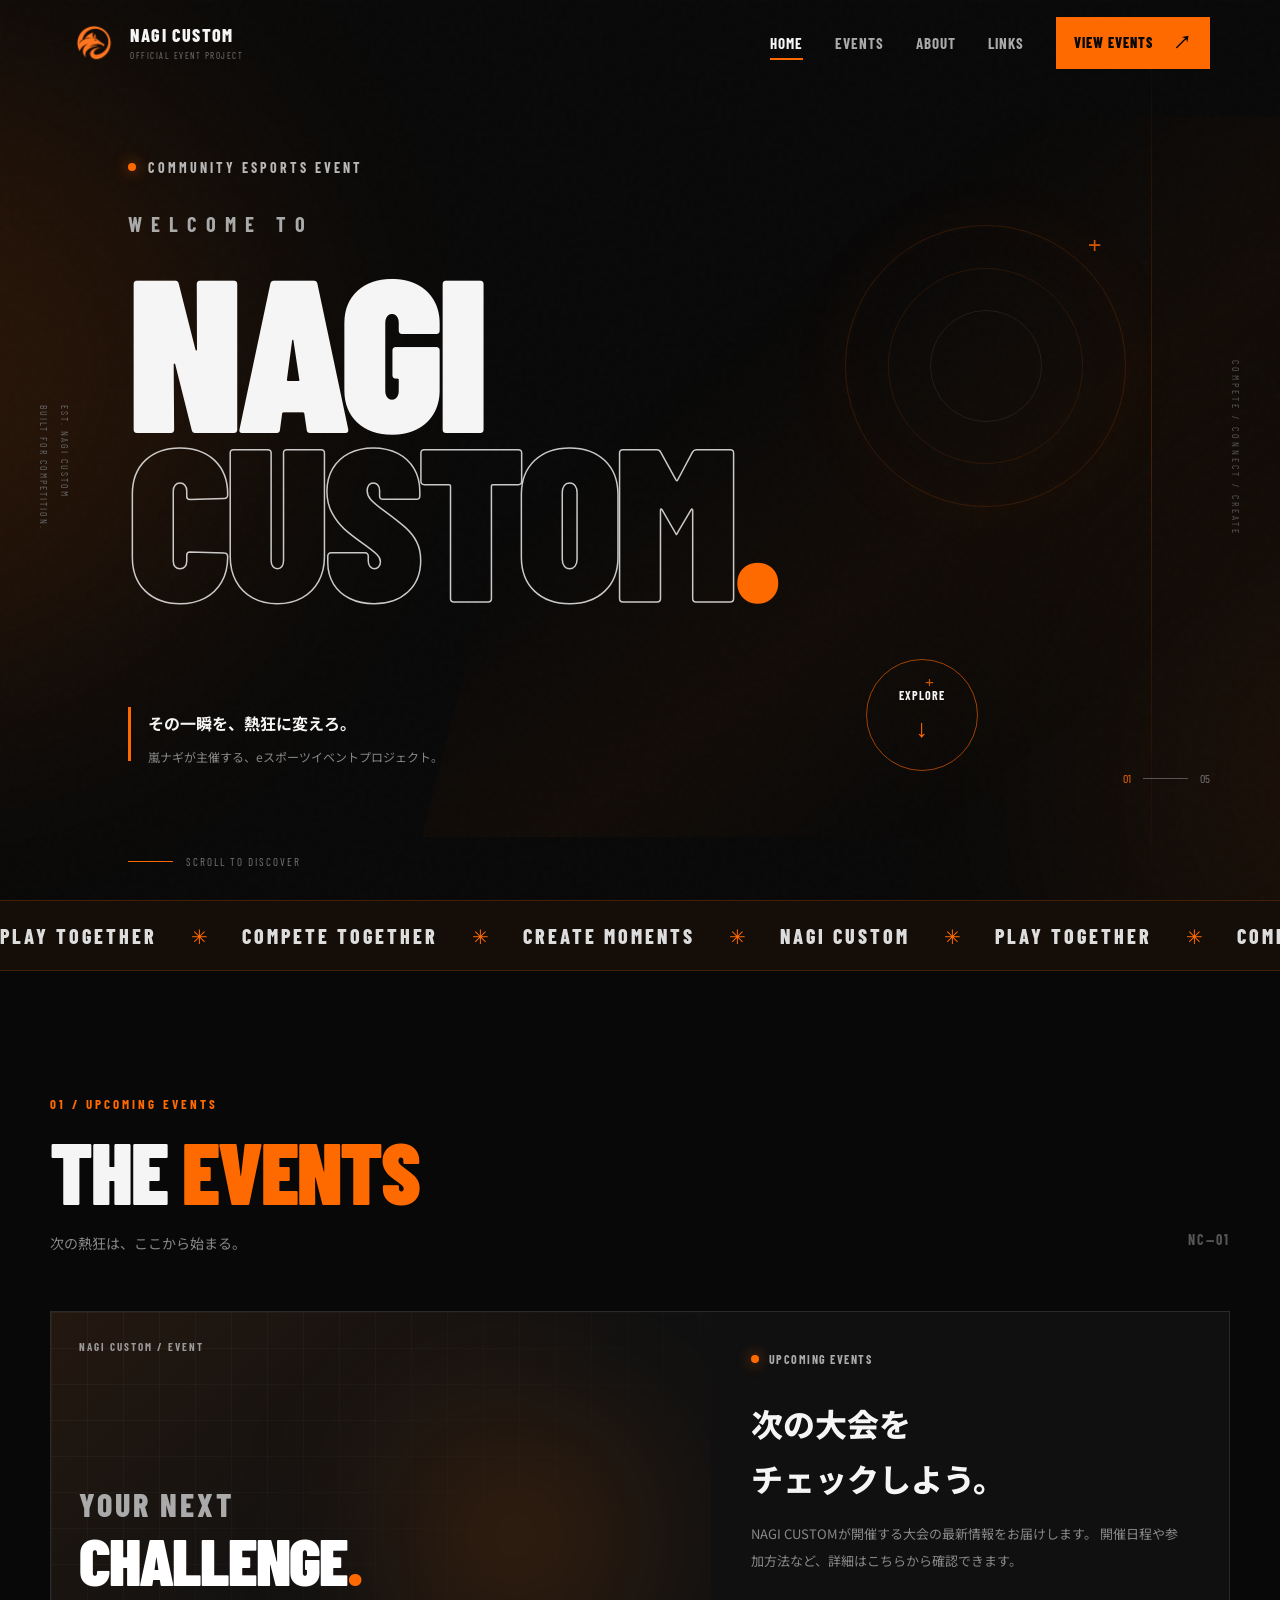
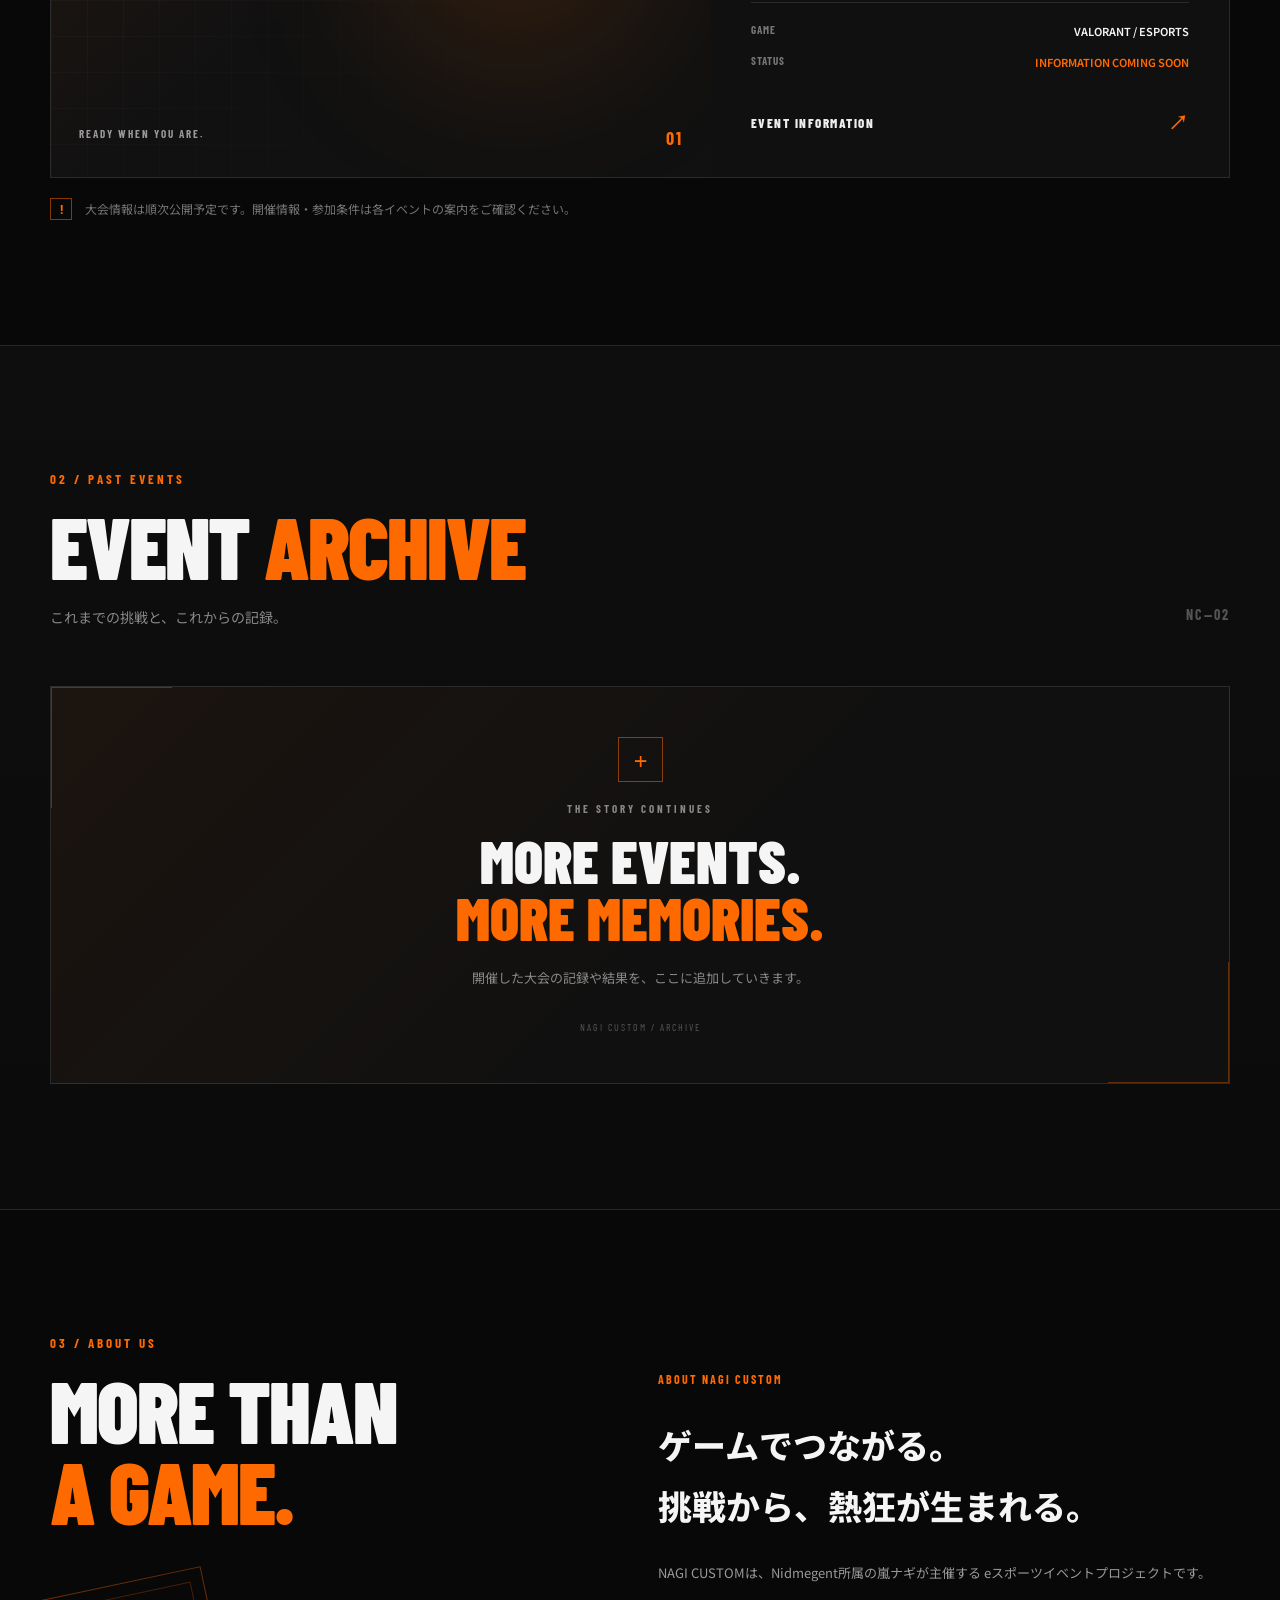
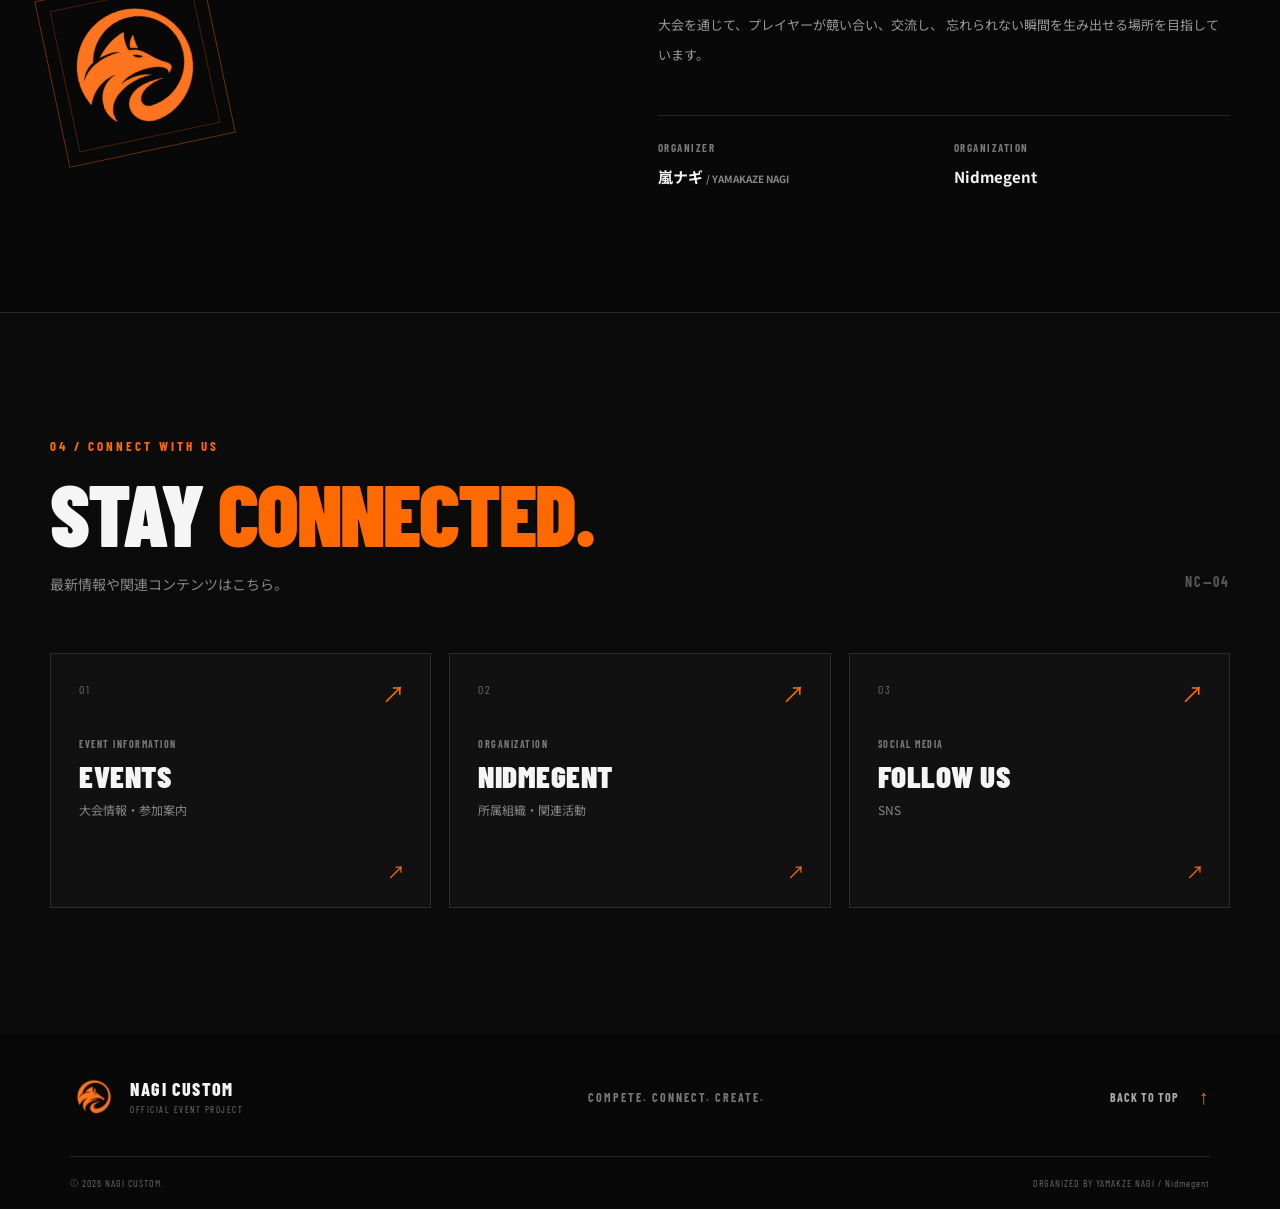
<file: index.html>
<!DOCTYPE html>
<html lang="ja">
<head>
<meta charset="UTF-8">
<meta name="viewport" content="width=device-width, initial-scale=1.0">
<meta name="theme-color" content="#080808">
<meta name="description" content="NAGI CUSTOM - 嵐ナギが主催するeスポーツイベントの公式サイト。">
<title>NAGI CUSTOM | ESPORTS EVENT</title>
<link rel="icon" href="nagicustom.png" type="image/png">
<link rel="stylesheet" href="css/style.css">
<link rel="preconnect" href="https://fonts.googleapis.com">
<link rel="preconnect" href="https://fonts.gstatic.com" crossorigin>
<link href="https://fonts.googleapis.com/css2?family=Barlow+Condensed:wght@500;600;700;800;900&family=Noto+Sans+JP:wght@400;500;600;700;800&display=swap" rel="stylesheet">
</head>
<body>

<!-- LOADING -->
<div class="loader" id="loader"><div class="loader-content"><div class="loader-mark"><img src="nagicustom.png" alt="NAGI CUSTOM" class="brand-logo"></div><div class="loader-line"><span></span></div><p>PREPARING THE ARENA</p></div></div>
<!-- BACKGROUND -->
<div class="background-effects" aria-hidden="true"><div class="bg-glow bg-glow-one"></div><div class="bg-glow bg-glow-two"></div><div class="grid-overlay"></div><div class="noise-overlay"></div></div>
<!-- HEADER -->
<header class="header" id="header"><a href="#home" class="brand" aria-label="NAGI CUSTOM ホーム"><span class="brand-icon"><img src="nagicustom.png" alt="NAGI CUSTOM" class="brand-logo"></span><span class="brand-text"><strong>NAGI CUSTOM</strong><small>OFFICIAL EVENT PROJECT</small></span></a>
<button class="menu-toggle" id="menuToggle" aria-label="メニューを開く" aria-expanded="false"><span></span><span></span></button>
  
<nav class="navigation" id="navigation">
<a href="#home" class="nav-link active">HOME</a><a href="#events" class="nav-link">EVENTS</a><a href="#about" class="nav-link">ABOUT</a><a href="#links" class="nav-link">LINKS</a><a href="events.html" class="nav-cta">VIEW EVENTS <span>↗</span></a></nav>
  </header>

<main>
<!-- HERO -->
<section class="hero section" id="home">
<div class="hero-decoration" aria-hidden="true"><span class="hero-cross cross-one">+</span><span class="hero-cross cross-two">+</span><span class="hero-circle"></span><span class="hero-vertical-text">COMPETE / CONNECT / CREATE</span></div>
<div class="hero-content"><div class="eyebrow reveal"><span class="eyebrow-dot"></span>COMMUNITY ESPORTS EVENT</div>
<h1 class="hero-title reveal"><span class="title-small">WELCOME TO</span><span class="title-main">NAGI</span><span class="title-main title-outline">CUSTOM<span class="title-period">.</span></span></h1>
<div class="hero-bottom reveal"><div class="hero-description"><span class="orange-line"></span><p>その一瞬を、熱狂に変えろ。<br><span>嵐ナギが主催する、eスポーツイベントプロジェクト。</span></p></div>
<a href="#events" class="round-link" aria-label="イベント一覧を見る"><span>EXPLORE</span><span class="round-link-arrow">↓</span></a></div></div>
<div class="hero-side-label"><span>EST. NAGI CUSTOM</span><span>BUILT FOR COMPETITION.</span></div>
<div class="hero-index"><span>01</span><span class="index-line"></span><span>05</span></div>
<a href="#events" class="scroll-indicator"><span class="scroll-line"></span><span>SCROLL TO DISCOVER</span></a>
</section>
<!-- INTRO STRIP -->
<div class="ticker" aria-label="NAGI CUSTOM">
<div class="ticker-track">
<span>PLAY TOGETHER</span><i>✳</i><span>COMPETE TOGETHER</span><i>✳</i><span>CREATE MOMENTS</span><i>✳</i><span>NAGI CUSTOM</span><i>✳</i><span>PLAY TOGETHER</span><i>✳</i><span>COMPETE TOGETHER</span><i>✳</i><span>CREATE MOMENTS</span><i>✳</i><span>NAGI CUSTOM</span><i>✳</i></div></div>
<!-- EVENTS -->
<section class="section events-section" id="events">
<div class="section-container">
<div class="section-heading reveal"><div><span class="section-kicker">01 / UPCOMING EVENTS</span><h2 class="section-title">THE <span>EVENTS</span></h2><p class="section-description">次の熱狂は、ここから始まる。</p></div>

          <span class="heading-decoration">NC—01</span>
        </div>

        <div class="event-feature reveal">
          <div class="event-feature-visual">
            <div class="event-visual-grid"></div>
            <div class="event-visual-glow"></div>

            <span class="visual-label">NAGI CUSTOM / EVENT</span>

            <div class="event-visual-title">
              <span>YOUR NEXT</span>
              <strong>CHALLENGE<span>.</span></strong>
            </div>

            <div class="visual-bottom">
              <span>READY WHEN YOU ARE.</span>
              <span class="visual-number">01</span>
            </div>
          </div>

          <div class="event-feature-info">
            <div class="event-status">
              <span class="status-dot"></span>
              <span>UPCOMING EVENTS</span>
            </div>

            <h3>次の大会を<br>チェックしよう。</h3>

            <p>
              NAGI CUSTOMが開催する大会の最新情報をお届けします。
              開催日程や参加方法など、詳細はこちらから確認できます。
            </p>

            <div class="event-info-divider"></div>

            <div class="event-meta">
              <span>GAME</span>
              <strong>VALORANT / ESPORTS</strong>
            </div>

            <div class="event-meta">
              <span>STATUS</span>
              <strong class="meta-highlight">INFORMATION COMING SOON</strong>
            </div>

            <a href="events.html" class="text-link">
              EVENT INFORMATION
              <span>↗</span>
            </a>
          </div>
        </div>

        <div class="section-note reveal">
          <span class="note-mark">!</span>
          <p>
            大会情報は順次公開予定です。開催情報・参加条件は各イベントの案内をご確認ください。
          </p>
        </div>

      </div>
    </section>

    <!-- ARCHIVE -->
    <section class="section archive-section" id="archive">
      <div class="section-container">

        <div class="section-heading reveal">
          <div>
            <span class="section-kicker">02 / PAST EVENTS</span>
            <h2 class="section-title">EVENT <span>ARCHIVE</span></h2>
            <p class="section-description">
              これまでの挑戦と、これからの記録。
            </p>
          </div>

          <span class="heading-decoration">NC—02</span>
        </div>

        <div class="archive-empty reveal">
          <div class="archive-empty-icon">+</div>
          <span class="archive-empty-label">THE STORY CONTINUES</span>
          <h3>MORE EVENTS.<br><span>MORE MEMORIES.</span></h3>
          <p>
            開催した大会の記録や結果を、ここに追加していきます。
          </p>
          <span class="archive-empty-bottom">NAGI CUSTOM / ARCHIVE</span>
        </div>

      </div>
    </section>

    <!-- ABOUT -->
    <section class="section about-section" id="about">
      <div class="section-container">

        <div class="about-layout">

          <div class="about-heading reveal">
            <span class="section-kicker">03 / ABOUT US</span>
            <h2 class="section-title">MORE THAN<br><span>A GAME.</span></h2>

            <div class="about-symbol" aria-hidden="true">
  <img src="nagicustom.png" alt="" class="about-logo">
</div>
          </div>

          <div class="about-content reveal">
            <span class="about-label">ABOUT NAGI CUSTOM</span>

            <h3>
              ゲームでつながる。<br>
              挑戦から、熱狂が生まれる。
            </h3>

            <p>
              NAGI CUSTOMは、Nidmegent所属の嵐ナギが主催する
              eスポーツイベントプロジェクトです。
            </p>

            <p>
              大会を通じて、プレイヤーが競い合い、交流し、
              忘れられない瞬間を生み出せる場所を目指しています。
            </p>

            <div class="about-signature">
              <div>
                <span>ORGANIZER</span>
                <strong>嵐ナギ <small>/ YAMAKAZE NAGI</small></strong>
              </div>

              <div>
                <span>ORGANIZATION</span>
                <strong>Nidmegent</strong>
              </div>
            </div>
          </div>

        </div>

      </div>
    </section>

    <!-- LINKS -->
    <section class="section links-section" id="links">
      <div class="section-container">

        <div class="section-heading reveal">
          <div>
            <span class="section-kicker">04 / CONNECT WITH US</span>
            <h2 class="section-title">STAY <span>CONNECTED.</span></h2>
            <p class="section-description">
              最新情報や関連コンテンツはこちら。
            </p>
          </div>

          <span class="heading-decoration">NC—04</span>
        </div>

        <div class="links-grid">

          <a href="events.html" class="link-card reveal">
            <span class="link-card-number">01</span>
            <div class="link-card-icon">↗</div>
            <span class="link-card-label">EVENT INFORMATION</span>
            <h3>EVENTS</h3>
            <p>大会情報・参加案内</p>
            <span class="link-card-arrow">↗</span>
          </a>

          <a href="https://nidmegent.github.io/official/" class="link-card reveal">
            <span class="link-card-number">02</span>
            <div class="link-card-icon">↗</div>
            <span class="link-card-label">ORGANIZATION</span>
            <h3>NIDMEGENT</h3>
            <p>所属組織・関連活動</p>
            <span class="link-card-arrow">↗</span>
          </a>

          <a href="https://x.com/nagi_J0053" class="link-card reveal">
            <span class="link-card-number">03</span>
            <div class="link-card-icon">↗</div>
            <span class="link-card-label">SOCIAL MEDIA</span>
            <h3>FOLLOW US</h3>
            <p>SNS</p>
            <span class="link-card-arrow">↗</span>
          </a>

        </div>

      </div>
    </section>

  </main>

  <!-- FOOTER -->
  <footer class="footer">
    <div class="footer-main">

      <a href="#home" class="brand footer-brand">
        <span class="brand-icon">
  <img src="nagicustom.png" alt="NAGI CUSTOM" class="brand-logo">
</span>
        <span class="brand-text">
          <strong>NAGI CUSTOM</strong>
          <small>OFFICIAL EVENT PROJECT</small>
        </span>
      </a>

      <p class="footer-copy">
        COMPETE. CONNECT. CREATE.
      </p>

      <a href="#home" class="back-to-top">
        BACK TO TOP <span>↑</span>
      </a>

    </div>

    <div class="footer-bottom">
      <span>© <span id="currentYear"></span> NAGI CUSTOM.</span>
      <span>ORGANIZED BY YAMAKZE NAGI / Nidmegent</span>
    </div>
  </footer>

  <script src="js/main.js"></script>
</body>
</html>
</file>
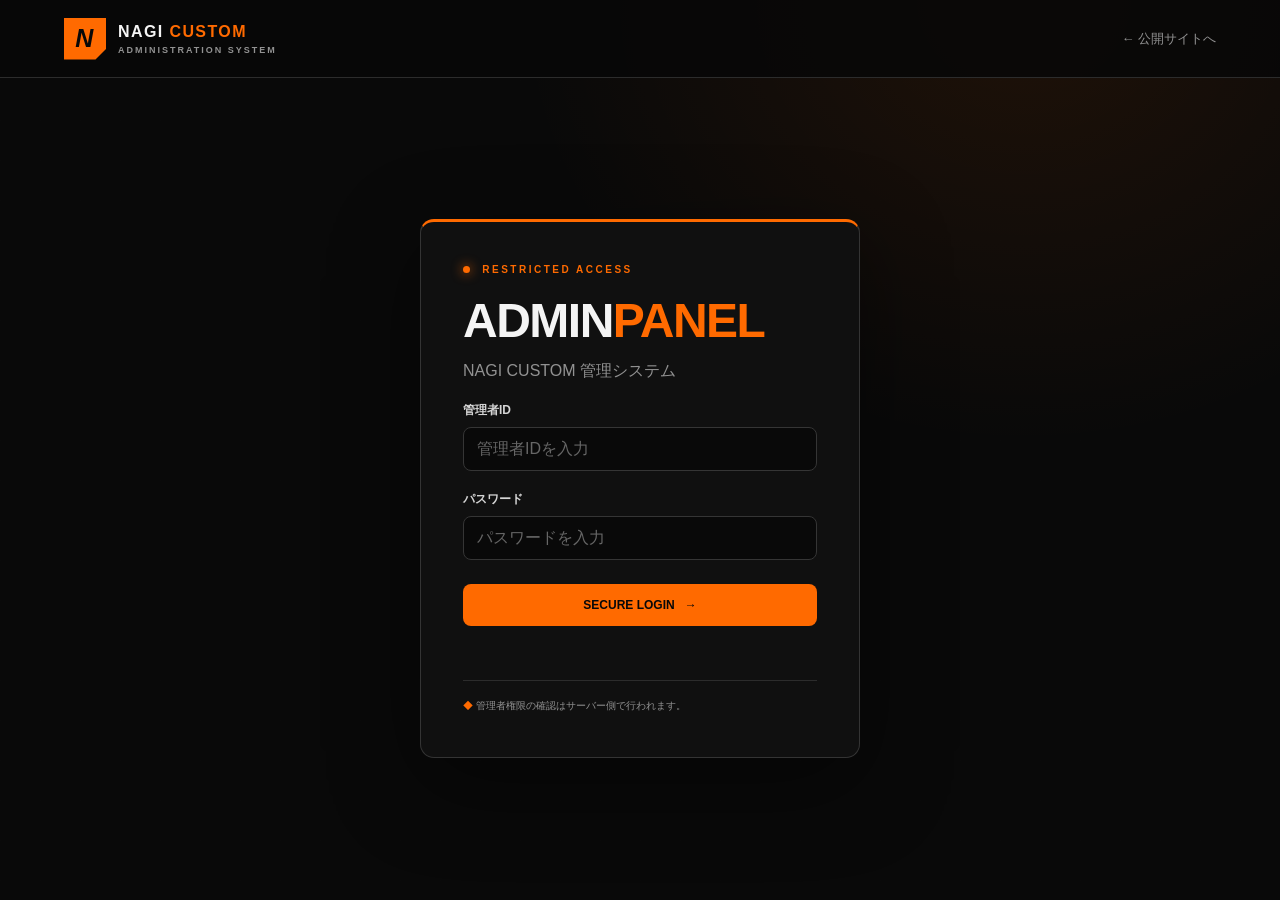
<file: admin.html>
<!DOCTYPE html>
<html lang="ja">
<head>
  <meta charset="UTF-8">
  <meta name="viewport" content="width=device-width, initial-scale=1">
  <meta name="theme-color" content="#0a0a0a">
  <meta name="robots" content="noindex,nofollow">
  <title>ADMIN PANEL | NAGI CUSTOM</title>
  <link rel="stylesheet" href="css/admin.css">
</head>
<body>
  <div class="background-grid"></div>

  <header class="topbar">
    <a href="index.html" class="brand">
      <span class="brand-mark">N</span>
      <span>NAGI <b>CUSTOM</b><small>ADMINISTRATION SYSTEM</small></span>
    </a>
    <a href="index.html" class="back-link">← 公開サイトへ</a>
  </header>

  <main>
    <!-- ログイン -->
    <section id="loginView" class="login-wrap">
      <div class="login-card">
        <div class="eyebrow"><span class="live-dot"></span> RESTRICTED ACCESS</div>
        <h1>ADMIN<span>PANEL</span></h1>
        <p class="muted">NAGI CUSTOM 管理システム</p>

        <form id="loginForm">
          <label for="loginId">管理者ID</label>
          <input id="loginId" name="loginId" type="text"
                 autocomplete="username" required maxlength="100"
                 placeholder="管理者IDを入力">

          <label for="loginPassword">パスワード</label>
          <input id="loginPassword" name="loginPassword" type="password"
                 autocomplete="current-password" required maxlength="200"
                 placeholder="パスワードを入力">

          <button id="loginButton" class="button button-primary full-width" type="submit">
            SECURE LOGIN <span>→</span>
          </button>
          <p id="loginMessage" class="message" role="status"></p>
        </form>

        <div class="security-note">
          <span>◆</span>
          管理者権限の確認はサーバー側で行われます。
        </div>
      </div>
    </section>

    <!-- ダッシュボード -->
    <section id="dashboardView" class="dashboard hidden">
      <div class="dashboard-heading">
        <div>
          <div class="eyebrow">CONTROL CENTER / 01</div>
          <h1>管理<span>ダッシュボード</span></h1>
          <p class="muted">大会情報と大会結果を管理します。</p>
        </div>
        <button id="logoutButton" class="button button-outline" type="button">ログアウト ↗</button>
      </div>

      <div class="account-strip">
        <div>
          <span class="muted small">ログイン中</span>
          <strong id="currentAdmin">管理者</strong>
        </div>
        <span id="currentRole" class="role-badge">権限確認中</span>
      </div>

      <div id="globalMessage" class="message global-message" role="status"></div>

      <div class="stats-grid">
        <article class="stat-card">
          <span>登録大会数</span>
          <strong id="statEvents">—</strong>
          <small>REGISTERED EVENTS</small>
        </article>
        <article class="stat-card">
          <span>大会結果</span>
          <strong id="statResults">—</strong>
          <small>RESULT RECORDS</small>
        </article>
      </div>

      <nav class="tabs" aria-label="管理メニュー">
        <button class="tab active" data-tab="events" type="button">大会管理</button>
        <button class="tab" data-tab="results" type="button">大会結果</button>
        <button id="adminsTabButton" class="tab super-admin-only hidden"
                data-tab="admins" type="button">管理者管理</button>
        <button class="tab" data-tab="password" type="button">パスワード変更</button>
      </nav>

      <!-- 大会管理 -->
      <section id="tab-events" class="panel">
        <div class="panel-heading">
          <div>
            <div class="eyebrow">EVENT DATABASE</div>
            <h2>大会管理</h2>
          </div>
          <button id="newEventButton" class="button button-primary" type="button">＋ 大会を追加</button>
        </div>

        <form id="eventForm" class="editor-form hidden">
          <div class="form-title">
            <h3 id="eventFormTitle">大会を登録</h3>
            <button id="cancelEventButton" class="icon-button" type="button" aria-label="閉じる">×</button>
          </div>
          <input id="eventId" type="hidden">

          <div class="form-grid">
            <div class="field">
              <label for="eventName">大会名 *</label>
              <input id="eventName" required maxlength="200" placeholder="例：NAGI CUSTOM #1">
            </div>
            <div class="field">
              <label for="eventGame">ゲームタイトル *</label>
              <input id="eventGame" required maxlength="100" placeholder="例：VALORANT">
            </div>
            <div class="field">
              <label for="eventThumbnail">サムネイル画像URL</label>
              <input id="eventThumbnail" type="url" maxlength="1000" placeholder="https://...">
            </div>
            <div class="field">
              <label for="eventApplicationUrl">応募URL</label>
              <input id="eventApplicationUrl" type="url" maxlength="1000" placeholder="https://...">
            </div>
            <div class="field">
              <label for="eventStart">大会開始日</label>
              <input id="eventStart" type="date">
            </div>
            <div class="field">
              <label for="eventEnd">大会終了日</label>
              <input id="eventEnd" type="date">
            </div>
            <div class="field">
              <label for="eventRegistrationStart">応募開始日</label>
              <input id="eventRegistrationStart" type="date">
            </div>
            <div class="field">
              <label for="eventRegistrationEnd">応募締切日</label>
              <input id="eventRegistrationEnd" type="date">
            </div>
            <div class="field">
              <label for="eventStatus">公開ステータス</label>
              <select id="eventStatus">
                <option value="draft">下書き</option>
                <option value="upcoming">開催予定</option>
                <option value="open">応募受付中</option>
                <option value="ongoing">開催中</option>
                <option value="completed">終了</option>
              </select>
            </div>
            <div class="field field-checkbox">
              <label><input id="eventFeatured" type="checkbox"> トップページで注目大会として表示</label>
            </div>
            <div class="field field-wide">
              <label for="eventDescription">大会概要</label>
              <textarea id="eventDescription" rows="5" maxlength="10000"
                        placeholder="大会の目的、参加条件、開催概要など"></textarea>
            </div>
            <div class="field field-wide">
              <label for="eventRules">大会ルール</label>
              <textarea id="eventRules" rows="5" maxlength="15000"
                        placeholder="大会ルール・注意事項など"></textarea>
            </div>
          </div>

          <div class="form-actions">
            <button id="cancelEventButtonBottom" class="button button-outline" type="button">キャンセル</button>
            <button id="saveEventButton" class="button button-primary" type="submit">大会を保存</button>
          </div>
        </form>

        <div class="list-toolbar">
          <input id="eventSearch" type="search" placeholder="大会名・ゲーム名で検索">
          <button id="reloadEventsButton" class="button button-outline" type="button">↻ 再読み込み</button>
        </div>
        <div id="eventsList" class="data-list">
          <div class="empty-state">ログイン後に大会情報を読み込みます。</div>
        </div>
      </section>

      <!-- 大会結果 -->
      <section id="tab-results" class="panel hidden">
        <div class="panel-heading">
          <div>
            <div class="eyebrow">TOURNAMENT ARCHIVE</div>
            <h2>大会結果</h2>
          </div>
          <button id="newResultButton" class="button button-primary" type="button">＋ 結果を追加</button>
        </div>

        <form id="resultForm" class="editor-form hidden">
          <div class="form-title">
            <h3 id="resultFormTitle">大会結果を登録</h3>
            <button id="cancelResultButton" class="icon-button" type="button" aria-label="閉じる">×</button>
          </div>
          <input id="resultId" type="hidden">

          <div class="form-grid">
            <div class="field field-wide">
              <label for="resultEvent">対象大会 *</label>
              <select id="resultEvent" required>
                <option value="">大会を選択してください</option>
              </select>
            </div>
            <div class="field">
              <label for="resultRank">順位 *</label>
              <input id="resultRank" required maxlength="50" placeholder="例：1位">
            </div>
            <div class="field">
              <label for="resultTeam">チーム名</label>
              <input id="resultTeam" maxlength="200">
            </div>
            <div class="field">
              <label for="resultPlayer">プレイヤー名</label>
              <input id="resultPlayer" maxlength="200">
            </div>
            <div class="field field-wide">
              <label for="resultNotes">備考</label>
              <textarea id="resultNotes" rows="3" maxlength="5000"></textarea>
            </div>
          </div>
          <div class="form-actions">
            <button id="cancelResultButtonBottom" class="button button-outline" type="button">キャンセル</button>
            <button id="saveResultButton" class="button button-primary" type="submit">結果を保存</button>
          </div>
        </form>

        <div id="resultsList" class="data-list">
          <div class="empty-state">大会結果を読み込みます。</div>
        </div>
      </section>

      <!-- 管理者管理：最高管理者のみ -->
      <section id="tab-admins" class="panel hidden">
        <div class="panel-heading">
          <div>
            <div class="eyebrow">ACCESS CONTROL</div>
            <h2>管理者管理</h2>
            <p class="muted">最高管理者専用の機能です。</p>
          </div>
        </div>

        <form id="adminForm" class="editor-form">
          <h3>管理者アカウントを追加</h3>
          <div class="form-grid">
            <div class="field">
              <label for="newAdminId">新しい管理者ID *</label>
              <input id="newAdminId" required maxlength="100" autocomplete="off">
            </div>
            <div class="field">
              <label for="newAdminPassword">初期パスワード *</label>
              <input id="newAdminPassword" type="password" required minlength="12"
                     maxlength="200" autocomplete="new-password">
            </div>
            <div class="field field-wide">
              <label for="newAdminRole">権限</label>
              <select id="newAdminRole">
                <option value="大会管理者">大会管理者（大会・結果の管理）</option>
                <option value="最高管理者">最高管理者（全機能）</option>
              </select>
            </div>
          </div>
          <button class="button button-primary" type="submit" id="createAdminButton">管理者を追加</button>
        </form>

        <div class="panel-subheading">
          <h3>登録済み管理者</h3>
          <button id="reloadAdminsButton" class="button button-outline" type="button">↻ 更新</button>
        </div>
        <div id="adminsList" class="data-list">
          <div class="empty-state">管理者一覧を読み込みます。</div>
        </div>
      </section>

      <!-- パスワード変更 -->
      <section id="tab-password" class="panel hidden">
        <div class="panel-heading">
          <div>
            <div class="eyebrow">ACCOUNT SECURITY</div>
            <h2>パスワード変更</h2>
          </div>
        </div>
        <form id="passwordForm" class="editor-form compact-form">
          <div class="field">
            <label for="oldPassword">現在のパスワード</label>
            <input id="oldPassword" type="password" required autocomplete="current-password">
          </div>
          <div class="field">
            <label for="newPassword">新しいパスワード（8文字以上推奨）</label>
            <input id="newPassword" type="password" required minlength="12"
                   maxlength="200" autocomplete="new-password">
          </div>
          <div class="field">
            <label for="confirmPassword">新しいパスワード（確認）</label>
            <input id="confirmPassword" type="password" required minlength="12"
                   maxlength="200" autocomplete="new-password">
          </div>
          <button id="changePasswordButton" class="button button-primary" type="submit">パスワードを変更</button>
        </form>
      </section>

      <footer class="dashboard-footer">
        NAGI CUSTOM ADMIN SYSTEM <span>•</span> SECURE OPERATIONS
      </footer>
    </section>
  </main>

  <script src="js/admin.js"></script>
</body>
</html>
</file>
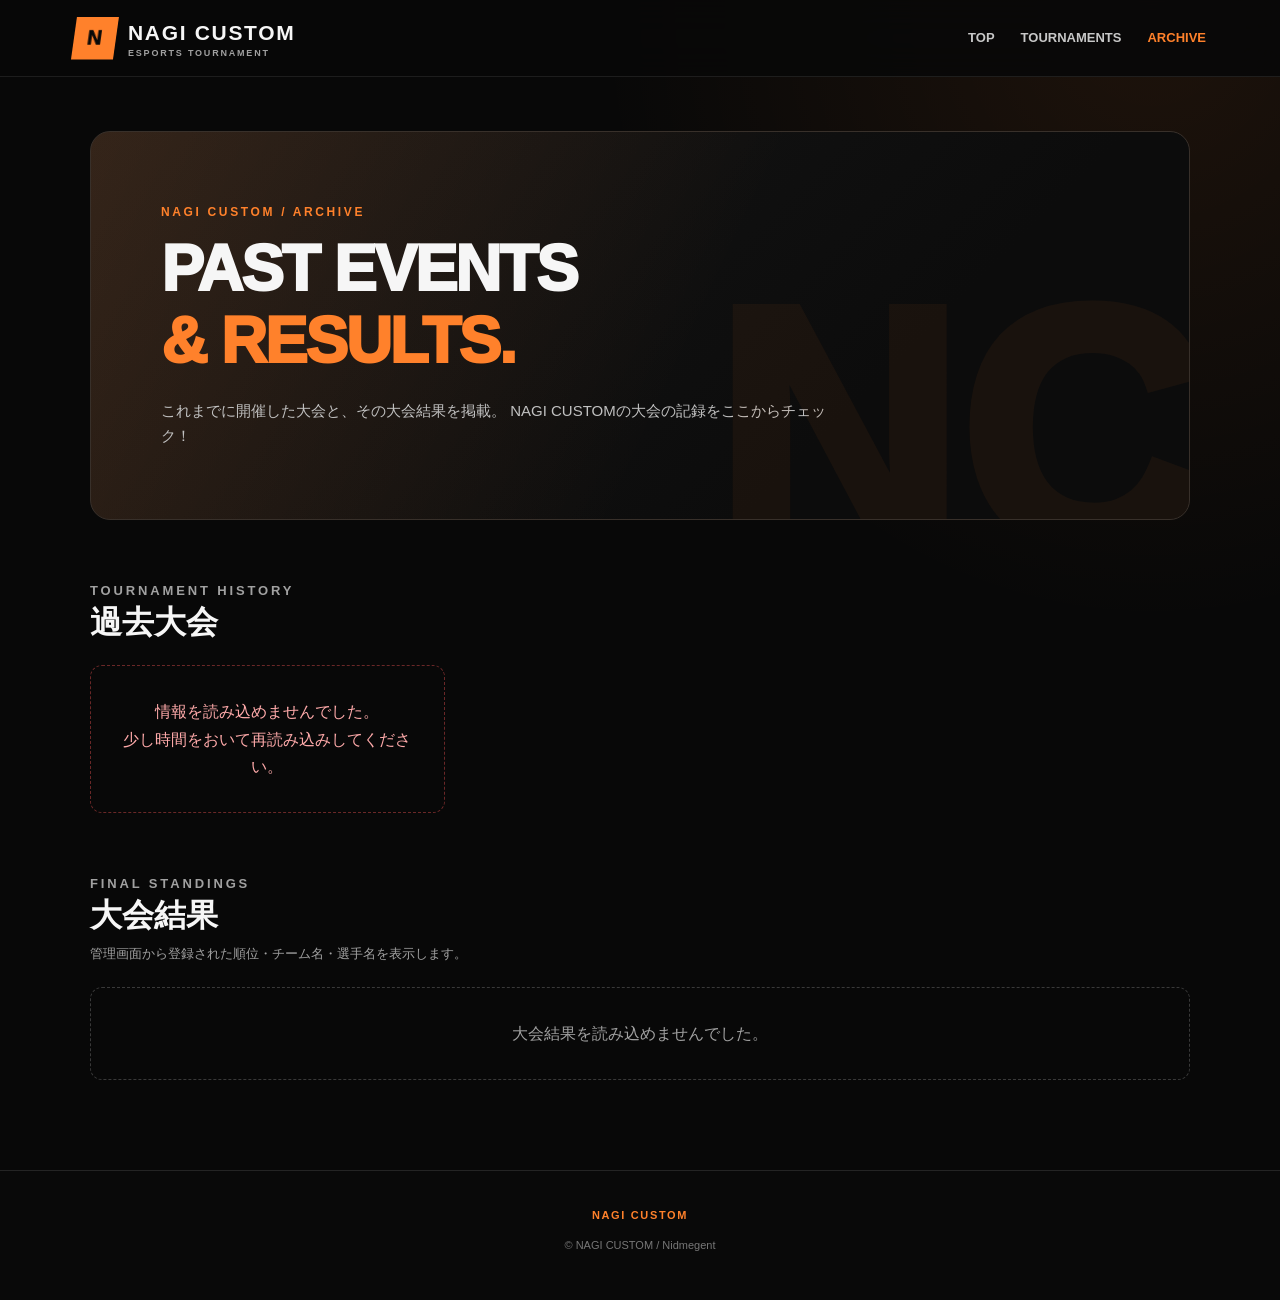
<file: archive.html>
<!DOCTYPE html>
<html lang="ja">
<head>
  <meta charset="UTF-8">
  <meta name="viewport" content="width=device-width, initial-scale=1">
  <meta name="theme-color" content="#080808">
  <meta name="description" content="NAGI CUSTOMの過去大会・大会結果アーカイブ。">
  <title>過去大会・大会結果 | NAGI CUSTOM</title>
  <link rel="stylesheet" href="css/public.css">
  <script src="js/public.js" defer></script>
</head>
<body>
  <header class="nc-header">
    <nav class="nc-nav">
      <a class="nc-brand" href="index.html">
        <span class="nc-brand-mark">N</span>
        <span>NAGI CUSTOM<small>ESPORTS TOURNAMENT</small></span>
      </a>
      <div class="nc-links">
        <a href="index.html">TOP</a>
        <a href="events.html">TOURNAMENTS</a>
        <a href="archive.html" aria-current="page">ARCHIVE</a>
      </div>
    </nav>
  </header>

  <main class="nc-main">
    <section class="nc-hero">
      <p class="nc-eyebrow">NAGI CUSTOM / ARCHIVE</p>
      <h1 class="nc-title">PAST EVENTS<br><span>& RESULTS.</span></h1>
      <p class="nc-lead">
        これまでに開催した大会と、その大会結果を掲載。
        NAGI CUSTOMの大会の記録をここからチェック！
      </p>
    </section>

    <section class="nc-section">
      <div class="nc-section-head">
        <div>
          <p class="nc-eyebrow">TOURNAMENT HISTORY</p>
          <h2>過去大会</h2>
        </div>
      </div>

      <div id="archive-list" class="nc-grid" aria-live="polite">
        <div class="nc-loading">過去大会を読み込み中...</div>
      </div>
    </section>

    <section class="nc-section">
      <div class="nc-section-head">
        <div>
          <p class="nc-eyebrow">FINAL STANDINGS</p>
          <h2>大会結果</h2>
          <p>管理画面から登録された順位・チーム名・選手名を表示します。</p>
        </div>
      </div>

      <div id="archive-results" aria-live="polite">
        <div class="nc-loading">大会結果を読み込み中...</div>
      </div>
    </section>
  </main>

  <footer class="nc-footer">
    <strong>NAGI CUSTOM</strong>
    <p>© NAGI CUSTOM / Nidmegent</p>
  </footer>
</body>
</html>
</file>
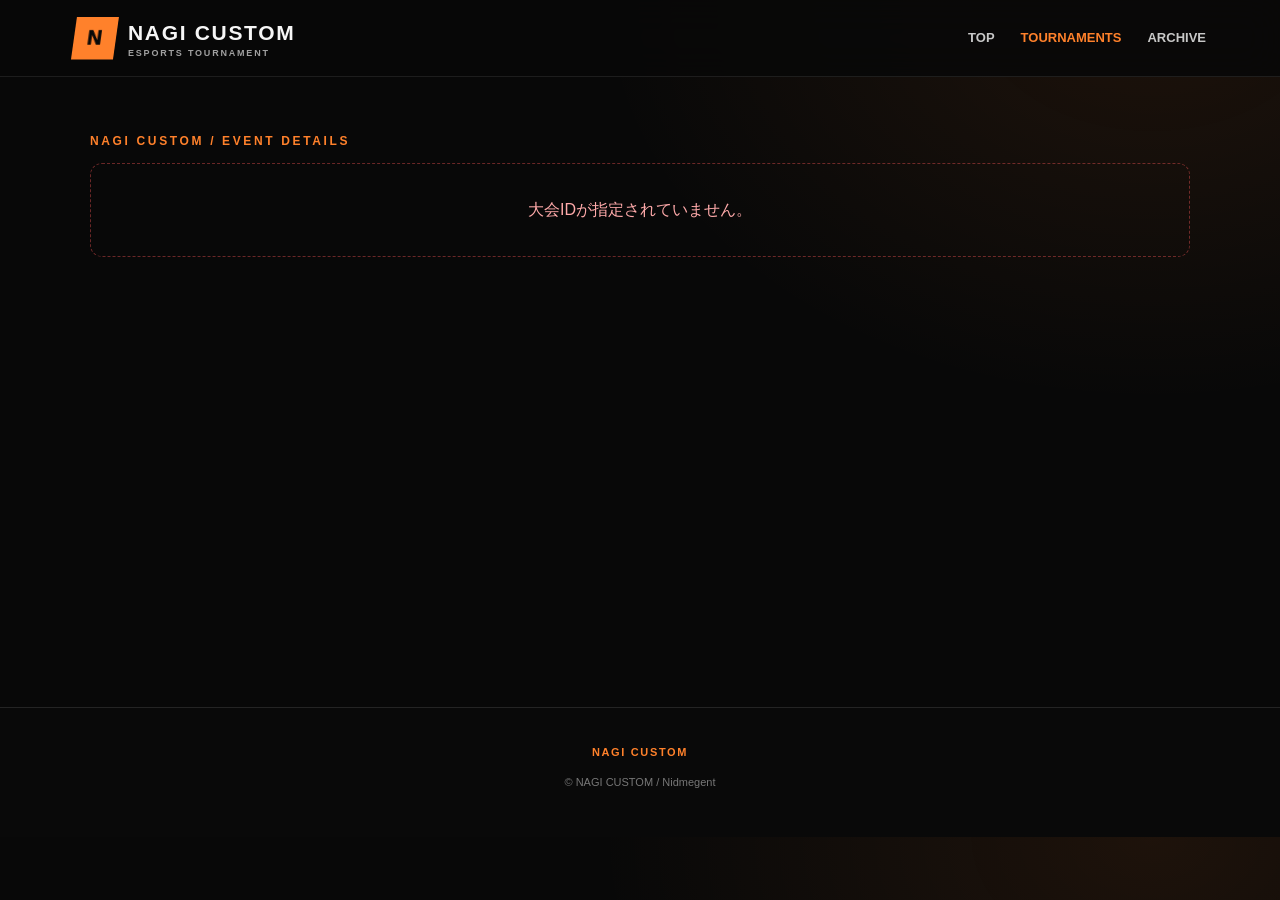
<file: event.html>
<!DOCTYPE html>
<html lang="ja">
<head>
  <meta charset="UTF-8">
  <meta name="viewport" content="width=device-width, initial-scale=1">
  <meta name="theme-color" content="#080808">
  <meta name="description" content="NAGI CUSTOMの大会詳細・参加申込情報。">
  <title>大会詳細 | NAGI CUSTOM</title>
  <link rel="stylesheet" href="css/public.css">
  <script src="js/public.js" defer></script>
</head>
<body>
  <header class="nc-header">
    <nav class="nc-nav">
      <a class="nc-brand" href="index.html">
        <span class="nc-brand-mark">N</span>
        <span>NAGI CUSTOM<small>ESPORTS TOURNAMENT</small></span>
      </a>
      <div class="nc-links">
        <a href="index.html">TOP</a>
        <a href="events.html" aria-current="page">TOURNAMENTS</a>
        <a href="archive.html">ARCHIVE</a>
      </div>
    </nav>
  </header>

  <main class="nc-main">
    <p class="nc-eyebrow">NAGI CUSTOM / EVENT DETAILS</p>
    <div id="event-detail" aria-live="polite">
      <div class="nc-loading">大会情報を読み込み中...</div>
    </div>
  </main>

  <footer class="nc-footer">
    <strong>NAGI CUSTOM</strong>
    <p>© NAGI CUSTOM / Nidmegent</p>
  </footer>
</body>
</html>
</file>
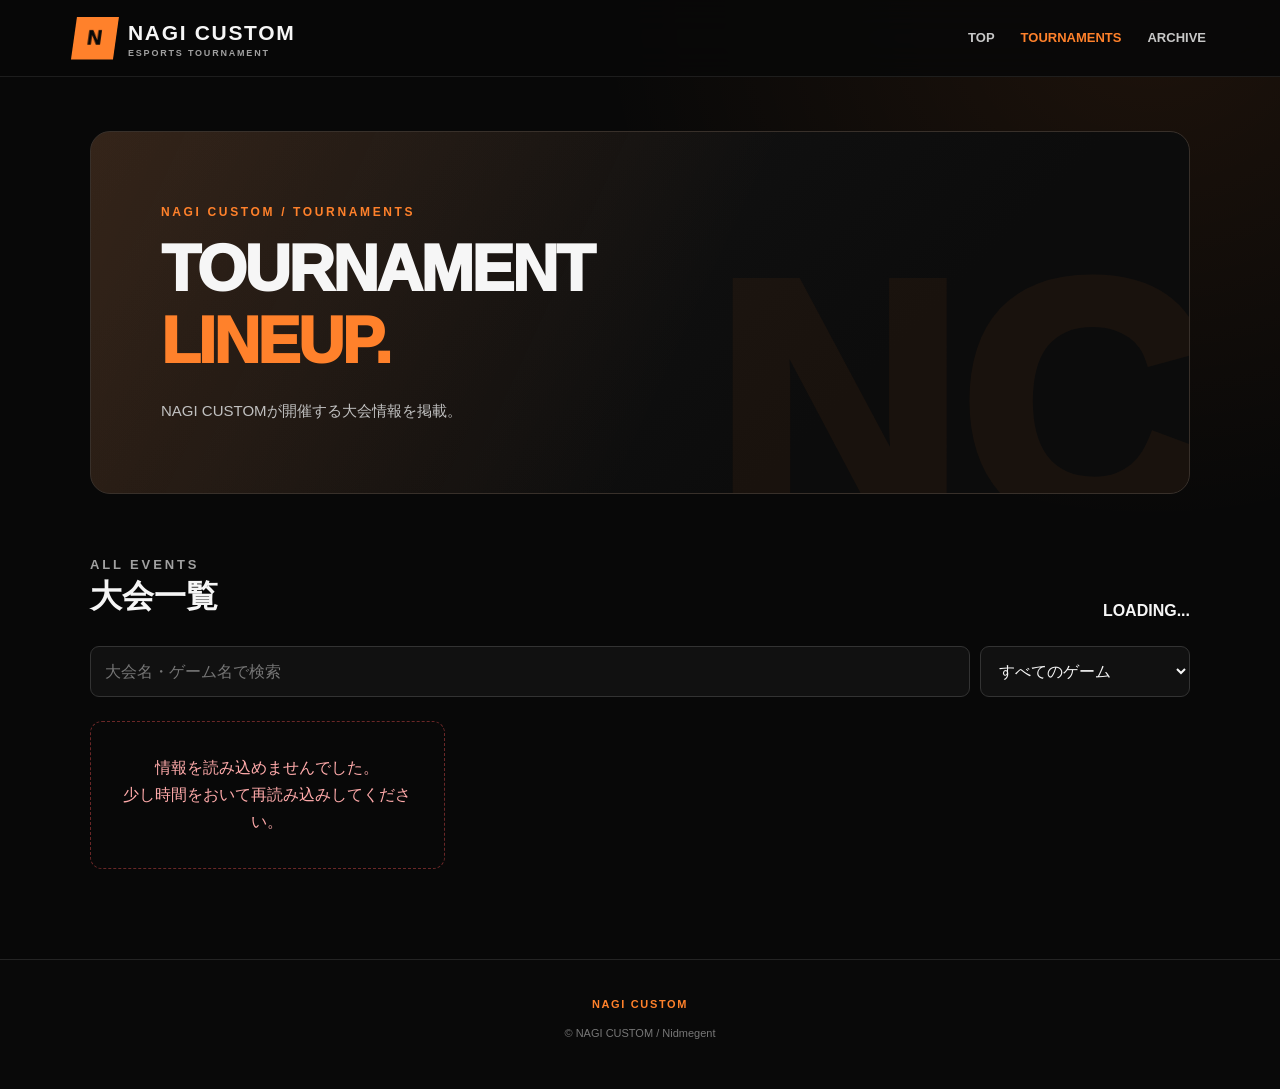
<file: events.html>
<!DOCTYPE html>
<html lang="ja">
<head>
  <meta charset="UTF-8">
  <meta name="viewport" content="width=device-width, initial-scale=1">
  <meta name="theme-color" content="#080808">
  <meta name="description" content="NAGI CUSTOMの大会一覧。VALORANTを中心としたeスポーツ大会情報を掲載。">
  <title>大会一覧 | NAGI CUSTOM</title>
  <link rel="stylesheet" href="css/public.css">
  <script src="js/public.js" defer></script>
</head>
<body>
  <header class="nc-header">
    <nav class="nc-nav">
      <a class="nc-brand" href="index.html">
        <span class="nc-brand-mark">N</span>
        <span>NAGI CUSTOM<small>ESPORTS TOURNAMENT</small></span>
      </a>
      <div class="nc-links">
        <a href="index.html">TOP</a>
        <a href="events.html" aria-current="page">TOURNAMENTS</a>
        <a href="archive.html">ARCHIVE</a>
      </div>
    </nav>
  </header>

  <main class="nc-main">
    <section class="nc-hero">
      <p class="nc-eyebrow">NAGI CUSTOM / TOURNAMENTS</p>
      <h1 class="nc-title">TOURNAMENT<br><span>LINEUP.</span></h1>
      <p class="nc-lead">
        NAGI CUSTOMが開催する大会情報を掲載。
      </p>
    </section>

    <section class="nc-section">
      <div class="nc-section-head">
        <div>
          <p class="nc-eyebrow">ALL EVENTS</p>
          <h2>大会一覧</h2>
          <p></p>
        </div>
        <strong id="event-count">LOADING...</strong>
      </div>

      <div class="nc-toolbar">
        <input
          id="event-search"
          class="nc-input"
          type="search"
          placeholder="大会名・ゲーム名で検索"
          aria-label="大会を検索"
        >
        <select id="game-filter" class="nc-select" aria-label="ゲームで絞り込む">
          <option value="">すべてのゲーム</option>
        </select>
      </div>

      <div id="event-list" class="nc-grid" aria-live="polite">
        <div class="nc-loading">大会情報を読み込み中...</div>
      </div>
    </section>
  </main>

  <footer class="nc-footer">
    <strong>NAGI CUSTOM</strong>
    <p>© NAGI CUSTOM / Nidmegent</p>
  </footer>
</body>
</html>
</file>
<file: css/style.css>
/* ==================================================
   NAGI CUSTOM
   BLACK × ORANGE / ESPORTS EVENT WEBSITE
================================================== */

:root {
  --bg: #080808;
  --bg-soft: #101010;
  --panel: #141414;
  --panel-light: #1b1b1b;
  --orange: #ff6a00;
  --orange-light: #ff8a32;
  --white: #f5f5f5;
  --gray: #999999;
  --border: rgba(255, 255, 255, 0.11);
  --font-display: "Barlow Condensed", sans-serif;
  --font-jp: "Noto Sans JP", sans-serif;
  --container: 1180px;
}

/* RESET */

* {
  box-sizing: border-box;
  margin: 0;
  padding: 0;
}

html {
  scroll-behavior: smooth;
  scroll-padding-top: 100px;
}

body {
  min-width: 320px;
  overflow-x: hidden;
  background: var(--bg);
  color: var(--white);
  font-family: var(--font-jp);
  -webkit-font-smoothing: antialiased;
}

body.menu-open {
  overflow: hidden;
}

a {
  color: inherit;
  text-decoration: none;
}

button {
  color: inherit;
  font: inherit;
}

button,
a {
  -webkit-tap-highlight-color: transparent;
}

button:focus-visible,
a:focus-visible {
  outline: 2px solid var(--orange);
  outline-offset: 5px;
}

::selection {
  background: var(--orange);
  color: #000;
}

::-webkit-scrollbar {
  width: 7px;
}

::-webkit-scrollbar-track {
  background: #080808;
}

::-webkit-scrollbar-thumb {
  background: #444;
}

::-webkit-scrollbar-thumb:hover {
  background: var(--orange);
}

/* BACKGROUND */

.background-effects {
  position: fixed;
  inset: 0;
  z-index: -2;
  overflow: hidden;
  pointer-events: none;
  background: var(--bg);
}

.bg-glow {
  position: absolute;
  width: 650px;
  height: 650px;
  border-radius: 50%;
  filter: blur(130px);
  opacity: 0.12;
  background: var(--orange);
}

.bg-glow-one {
  top: 5%;
  left: -400px;
}

.bg-glow-two {
  right: -450px;
  top: 50%;
  opacity: 0.07;
}

.grid-overlay {
  position: absolute;
  inset: 0;
  opacity: 0.12;
  background-image:
    linear-gradient(rgba(255, 255, 255, 0.035) 1px, transparent 1px),
    linear-gradient(90deg, rgba(255, 255, 255, 0.035) 1px, transparent 1px);
  background-size: 60px 60px;
  mask-image: linear-gradient(to bottom, black, transparent 90%);
}

.noise-overlay {
  position: absolute;
  inset: 0;
  opacity: 0.035;
  background-image: url("data:image/svg+xml,%3Csvg viewBox='0 0 180 180' xmlns='http://www.w3.org/2000/svg'%3E%3Cfilter id='n'%3E%3CfeTurbulence type='fractalNoise' baseFrequency='.9' numOctaves='3' stitchTiles='stitch'/%3E%3C/filter%3E%3Crect width='100%25' height='100%25' filter='url(%23n)' opacity='.5'/%3E%3C/svg%3E");
}

/* LOADER */

.loader {
  position: fixed;
  inset: 0;
  z-index: 9999;
  display: grid;
  place-items: center;
  background: #080808;
  transition:
    opacity 0.6s ease,
    visibility 0.6s ease;
}

.loader.loaded {
  opacity: 0;
  visibility: hidden;
  pointer-events: none;
}

.loader-content {
  width: 230px;
  text-align: center;
}

.loader-mark {
  font-family: var(--font-display);
  font-size: 76px;
  font-weight: 900;
  letter-spacing: -4px;
  animation: loaderPulse 1.1s ease-in-out infinite alternate;
}

.loader-mark span,
.brand-icon span {
  color: var(--orange);
}

.loader-line {
  height: 2px;
  margin-top: 18px;
  overflow: hidden;
  background: #242424;
}

.loader-line span {
  display: block;
  width: 100%;
  height: 100%;
  background: var(--orange);
  transform-origin: left;
  animation: loaderProgress 1.2s ease-in-out infinite;
}

.loader-content p {
  margin-top: 13px;
  color: #777;
  font-family: var(--font-display);
  font-size: 12px;
  letter-spacing: 3px;
}

/* HEADER */

.header {
  position: fixed;
  inset: 0 0 auto;
  z-index: 1000;
  display: flex;
  height: 86px;
  align-items: center;
  justify-content: space-between;
  padding: 0 5.5%;
  border-bottom: 1px solid transparent;
  transition:
    background 0.3s ease,
    border-color 0.3s ease,
    height 0.3s ease;
}

.header.scrolled {
  height: 72px;
  border-bottom-color: var(--border);
  background: rgba(8, 8, 8, 0.91);
  backdrop-filter: blur(18px);
  -webkit-backdrop-filter: blur(18px);
}

.brand {
  display: inline-flex;
  align-items: center;
  gap: 12px;
  flex-shrink: 0;
}

.brand-icon {
  font-family: var(--font-display);
  font-size: 39px;
  font-weight: 900;
  line-height: 1;
  letter-spacing: -2px;
}

.brand-text {
  display: flex;
  flex-direction: column;
  gap: 4px;
}

.brand-text strong {
  font-family: var(--font-display);
  font-size: 18px;
  font-weight: 800;
  letter-spacing: 1.4px;
}

.brand-text small {
  color: #777;
  font-family: var(--font-display);
  font-size: 9px;
  letter-spacing: 1.5px;
}

.navigation {
  display: flex;
  align-items: center;
  gap: clamp(17px, 2.5vw, 35px);
}

.nav-link {
  position: relative;
  padding: 8px 0;
  color: #aaa;
  font-family: var(--font-display);
  font-size: 15px;
  font-weight: 700;
  letter-spacing: 1px;
  transition: color 0.25s ease;
}

.nav-link::after {
  position: absolute;
  right: 0;
  bottom: 0;
  left: 0;
  height: 2px;
  background: var(--orange);
  content: "";
  transform: scaleX(0);
  transform-origin: left;
  transition: transform 0.25s ease;
}

.nav-link:hover,
.nav-link.active {
  color: var(--white);
}

.nav-link:hover::after,
.nav-link.active::after {
  transform: scaleX(1);
}

.nav-cta {
  display: inline-flex;
  align-items: center;
  gap: 20px;
  padding: 13px 17px;
  border: 1px solid var(--orange);
  background: var(--orange);
  color: #080808;
  font-family: var(--font-display);
  font-size: 14px;
  font-weight: 800;
  letter-spacing: 1px;
  transition:
    color 0.25s ease,
    background 0.25s ease;
}

.nav-cta span {
  font-size: 18px;
}

.nav-cta:hover {
  background: transparent;
  color: var(--orange);
}

.menu-toggle {
  display: none;
}

/* HERO */

.section {
  position: relative;
}

.hero {
  position: relative;
  display: flex;
  min-height: 790px;
  min-height: min(900px, 100svh);
  min-height: max(760px, 100svh);
  flex-direction: column;
  justify-content: center;
  padding: 145px 10% 115px;
  overflow: hidden;
}

.hero::before {
  position: absolute;
  top: 13%;
  right: -5%;
  width: 65%;
  height: 80%;
  background: linear-gradient(
    135deg,
    transparent 25%,
    rgba(255, 106, 0, 0.045) 55%,
    transparent 80%
  );
  content: "";
  transform: skewX(-14deg);
  pointer-events: none;
}

.hero::after {
  position: absolute;
  top: 0;
  right: 10%;
  width: 1px;
  height: 100%;
  background: linear-gradient(
    to bottom,
    transparent,
    rgba(255, 106, 0, 0.22),
    transparent
  );
  content: "";
}

.hero-content {
  position: relative;
  z-index: 2;
  width: min(100%, 1080px);
  margin: 0 auto;
}

.eyebrow {
  display: flex;
  align-items: center;
  gap: 12px;
  color: #b8b8b8;
  font-family: var(--font-display);
  font-size: 14px;
  font-weight: 700;
  letter-spacing: 3px;
}

.eyebrow-dot,
.status-dot {
  width: 8px;
  height: 8px;
  flex-shrink: 0;
  border-radius: 50%;
  background: var(--orange);
  box-shadow: 0 0 14px rgba(255, 106, 0, 0.7);
}

.hero-title {
  display: flex;
  flex-direction: column;
  align-items: flex-start;
  margin-top: 35px;
  font-family: var(--font-display);
  font-weight: 900;
  line-height: 0.78;
}

.title-small {
  margin-bottom: 24px;
  color: #aaa;
  font-size: clamp(15px, 1.6vw, 21px);
  font-weight: 700;
  letter-spacing: 9px;
  line-height: 1.3;
}

.title-main {
  display: block;
  font-size: clamp(100px, 17vw, 218px);
  letter-spacing: -7px;
}

.title-outline {
  color: transparent;
  -webkit-text-stroke: 1.5px rgba(255, 255, 255, 0.78);
}

.title-period {
  color: var(--orange);
  -webkit-text-stroke: 0;
}

.hero-bottom {
  display: flex;
  max-width: 850px;
  align-items: flex-end;
  justify-content: space-between;
  gap: 25px;
  margin-top: 58px;
}

.hero-description {
  display: flex;
  align-items: flex-start;
  gap: 17px;
}

.orange-line {
  width: 3px;
  height: 54px;
  flex-shrink: 0;
  background: var(--orange);
}

.hero-description p {
  font-size: 16px;
  font-weight: 700;
  line-height: 2;
}

.hero-description p span {
  color: #888;
  font-size: 12px;
  font-weight: 400;
}

.round-link {
  display: flex;
  width: 112px;
  height: 112px;
  flex-shrink: 0;
  flex-direction: column;
  align-items: center;
  justify-content: center;
  gap: 10px;
  border: 1px solid rgba(255, 106, 0, 0.6);
  border-radius: 50%;
  font-family: var(--font-display);
  font-size: 12px;
  font-weight: 700;
  letter-spacing: 1px;
  transition:
    background 0.3s ease,
    color 0.3s ease,
    transform 0.3s ease;
}

.round-link-arrow {
  color: var(--orange);
  font-size: 25px;
  transition: transform 0.3s ease;
}

.round-link:hover {
  background: var(--orange);
  color: #080808;
  transform: rotate(-8deg);
}

.round-link:hover .round-link-arrow {
  color: #080808;
  transform: translateY(4px);
}

.hero-decoration {
  position: absolute;
  inset: 0;
  pointer-events: none;
}

.hero-cross {
  position: absolute;
  color: var(--orange);
  font-family: var(--font-display);
  font-size: 30px;
  opacity: 0.8;
}

.cross-one {
  top: 25%;
  right: 14%;
}

.cross-two {
  right: 27%;
  bottom: 23%;
  font-size: 20px;
}

.hero-circle {
  position: absolute;
  top: 25%;
  right: 12%;
  width: clamp(140px, 22vw, 290px);
  aspect-ratio: 1;
  border: 1px solid rgba(255, 106, 0, 0.16);
  border-radius: 50%;
  box-shadow:
    0 0 80px rgba(255, 106, 0, 0.04),
    inset 0 0 60px rgba(255, 106, 0, 0.025);
}

.hero-circle::before,
.hero-circle::after {
  position: absolute;
  inset: 15%;
  border: 1px solid rgba(255, 106, 0, 0.12);
  border-radius: 50%;
  content: "";
}

.hero-circle::after {
  inset: 30%;
  border-color: rgba(255, 255, 255, 0.08);
}

.hero-vertical-text {
  position: absolute;
  top: 40%;
  right: 3%;
  color: #555;
  font-family: var(--font-display);
  font-size: 10px;
  letter-spacing: 3px;
  writing-mode: vertical-rl;
}

.hero-side-label {
  position: absolute;
  top: 45%;
  left: 3%;
  display: flex;
  flex-direction: column;
  gap: 9px;
  color: #666;
  font-family: var(--font-display);
  font-size: 10px;
  letter-spacing: 2px;
  writing-mode: vertical-rl;
}

.hero-index {
  position: absolute;
  right: 5.5%;
  bottom: 115px;
  display: flex;
  align-items: center;
  gap: 12px;
  color: #777;
  font-family: var(--font-display);
  font-size: 12px;
}

.hero-index span:first-child {
  color: var(--orange);
}

.index-line {
  width: 45px;
  height: 1px;
  background: #555;
}

.scroll-indicator {
  position: absolute;
  bottom: 32px;
  left: 10%;
  display: flex;
  align-items: center;
  gap: 13px;
  color: #777;
  font-family: var(--font-display);
  font-size: 11px;
  letter-spacing: 2px;
}

.scroll-line {
  width: 45px;
  height: 1px;
  background: var(--orange);
  transform-origin: left;
  animation: scrollLine 1.5s ease-in-out infinite;
}

/* TICKER */

.ticker {
  position: relative;
  overflow: hidden;
  padding: 20px 0;
  border-top: 1px solid rgba(255, 106, 0, 0.2);
  border-bottom: 1px solid rgba(255, 106, 0, 0.2);
  background: rgba(255, 106, 0, 0.055);
}

.ticker-track {
  display: flex;
  width: max-content;
  align-items: center;
  gap: 34px;
  animation: tickerMove 30s linear infinite;
}

.ticker-track span {
  color: #ddd;
  font-family: var(--font-display);
  font-size: 20px;
  font-weight: 800;
  letter-spacing: 3px;
  white-space: nowrap;
}

.ticker-track i {
  color: var(--orange);
  font-size: 20px;
  font-style: normal;
}

/* SECTION COMMON */

.section-container {
  width: min(calc(100% - 80px), var(--container));
  margin: 0 auto;
}

.events-section,
.archive-section,
.about-section,
.links-section {
  padding: 125px 0;
}

.section-heading {
  display: flex;
  align-items: flex-end;
  justify-content: space-between;
  gap: 25px;
  margin-bottom: 55px;
}

.section-kicker {
  display: block;
  margin-bottom: 18px;
  color: var(--orange);
  font-family: var(--font-display);
  font-size: 13px;
  font-weight: 700;
  letter-spacing: 3px;
}

.section-title {
  font-family: var(--font-display);
  font-size: clamp(47px, 7vw, 86px);
  font-weight: 900;
  letter-spacing: -2px;
  line-height: 0.95;
}

.section-title > span {
  color: var(--orange);
}

.section-description {
  margin-top: 18px;
  color: #888;
  font-size: 14px;
  line-height: 1.9;
}

.heading-decoration {
  padding-bottom: 8px;
  color: #555;
  font-family: var(--font-display);
  font-size: 14px;
  font-weight: 700;
  letter-spacing: 2px;
}

/* FEATURED EVENT */

.event-feature {
  display: grid;
  grid-template-columns: 1.12fr 0.88fr;
  min-height: 440px;
  border: 1px solid var(--border);
  background: var(--bg-soft);
}

.event-feature-visual {
  position: relative;
  display: flex;
  min-height: 400px;
  flex-direction: column;
  justify-content: space-between;
  padding: 28px;
  overflow: hidden;
  background:
    linear-gradient(140deg, rgba(255, 106, 0, 0.08), transparent 50%),
    #111;
}

.event-visual-grid {
  position: absolute;
  inset: 0;
  background-image:
    linear-gradient(rgba(255, 255, 255, 0.04) 1px, transparent 1px),
    linear-gradient(90deg, rgba(255, 255, 255, 0.04) 1px, transparent 1px);
  background-size: 36px 36px;
  mask-image: linear-gradient(135deg, black, transparent 80%);
}

.event-visual-glow {
  position: absolute;
  top: 20%;
  right: 10%;
  width: 260px;
  height: 260px;
  border-radius: 50%;
  background: rgba(255, 106, 0, 0.15);
  filter: blur(80px);
}

.visual-label,
.visual-bottom {
  position: relative;
  z-index: 1;
  display: flex;
  justify-content: space-between;
  color: #999;
  font-family: var(--font-display);
  font-size: 11px;
  font-weight: 700;
  letter-spacing: 2px;
}

.event-visual-title {
  position: relative;
  z-index: 1;
  display: flex;
  flex-direction: column;
  align-items: flex-start;
  font-family: var(--font-display);
  line-height: 0.9;
}

.event-visual-title > span {
  margin-bottom: 12px;
  color: #aaa;
  font-size: clamp(19px, 2.5vw, 32px);
  font-weight: 800;
  letter-spacing: 3px;
}

.event-visual-title strong {
  color: #fff;
  font-size: clamp(44px, 5.2vw, 68px);
  font-weight: 900;
  letter-spacing: -2px;
}

.event-visual-title strong span {
  color: var(--orange);
}

.visual-number {
  color: var(--orange);
  font-size: 18px;
}

.event-feature-info {
  display: flex;
  flex-direction: column;
  align-items: flex-start;
  padding: 40px;
}

.event-status {
  display: flex;
  align-items: center;
  gap: 10px;
  color: #aaa;
  font-family: var(--font-display);
  font-size: 12px;
  font-weight: 700;
  letter-spacing: 1.5px;
}

.event-feature-info h3 {
  margin-top: 30px;
  font-size: clamp(23px, 2.6vw, 32px);
  font-weight: 800;
  line-height: 1.7;
}

.event-feature-info > p {
  margin-top: 15px;
  color: #888;
  font-size: 13px;
  line-height: 2.1;
}

.event-info-divider {
  width: 100%;
  height: 1px;
  margin: 27px 0 20px;
  background: var(--border);
}

.event-meta {
  display: flex;
  width: 100%;
  justify-content: space-between;
  gap: 15px;
  margin-bottom: 15px;
}

.event-meta span {
  color: #777;
  font-family: var(--font-display);
  font-size: 11px;
  font-weight: 700;
  letter-spacing: 1px;
}

.event-meta strong {
  font-size: 11px;
  font-weight: 600;
  text-align: right;
}

.event-meta .meta-highlight {
  color: var(--orange);
}

.text-link {
  display: flex;
  width: 100%;
  align-items: center;
  justify-content: space-between;
  margin-top: auto;
  padding-top: 25px;
  color: #eee;
  font-family: var(--font-display);
  font-size: 13px;
  font-weight: 800;
  letter-spacing: 1.5px;
}

.text-link span {
  color: var(--orange);
  font-size: 20px;
  transition: transform 0.25s ease;
}

.text-link:hover span {
  transform: translate(4px, -4px);
}

.section-note {
  display: flex;
  align-items: center;
  gap: 13px;
  margin-top: 20px;
  color: #777;
  font-size: 12px;
  line-height: 1.8;
}

.note-mark {
  display: grid;
  width: 22px;
  height: 22px;
  flex-shrink: 0;
  place-items: center;
  border: 1px solid rgba(255, 106, 0, 0.5);
  color: var(--orange);
  font-family: var(--font-display);
  font-weight: 800;
}

/* ARCHIVE */

.archive-section {
  border-top: 1px solid var(--border);
  border-bottom: 1px solid var(--border);
  background:
    linear-gradient(180deg, rgba(255, 255, 255, 0.012), transparent),
    #0b0b0b;
}

.archive-empty {
  position: relative;
  display: flex;
  min-height: 360px;
  flex-direction: column;
  align-items: center;
  justify-content: center;
  padding: 50px 25px;
  overflow: hidden;
  border: 1px solid var(--border);
  background:
    linear-gradient(135deg, rgba(255, 106, 0, 0.05), transparent 60%),
    #101010;
  text-align: center;
}

.archive-empty::before,
.archive-empty::after {
  position: absolute;
  width: 120px;
  height: 120px;
  border-color: rgba(255, 106, 0, 0.35);
  border-style: solid;
  content: "";
}

.archive-empty::before {
  top: 0;
  left: 0;
  border-width: 1px 0 0 1px;
}

.archive-empty::after {
  right: 0;
  bottom: 0;
  border-width: 0 1px 1px 0;
}

.archive-empty-icon {
  display: grid;
  width: 45px;
  height: 45px;
  place-items: center;
  border: 1px solid rgba(255, 106, 0, 0.5);
  color: var(--orange);
  font-family: var(--font-display);
  font-size: 30px;
}

.archive-empty-label {
  margin-top: 20px;
  color: #888;
  font-family: var(--font-display);
  font-size: 11px;
  font-weight: 700;
  letter-spacing: 3px;
}

.archive-empty h3 {
  margin-top: 17px;
  font-family: var(--font-display);
  font-size: clamp(36px, 5vw, 60px);
  font-weight: 900;
  line-height: 0.95;
}

.archive-empty h3 span {
  color: var(--orange);
}

.archive-empty p {
  margin-top: 20px;
  color: #888;
  font-size: 13px;
  line-height: 1.9;
}

.archive-empty-bottom {
  margin-top: 30px;
  color: #555;
  font-family: var(--font-display);
  font-size: 10px;
  letter-spacing: 2px;
}

/* ABOUT */

.about-layout {
  display: grid;
  grid-template-columns: 0.95fr 1.05fr;
  gap: 90px;
}

.about-heading {
  position: relative;
  min-height: 360px;
}

.about-symbol {
  position: relative;
  display: flex;
  width: 170px;
  height: 170px;
  align-items: center;
  justify-content: center;
  margin-top: 50px;
  border: 1px solid rgba(255, 106, 0, 0.4);
  transform: rotate(-12deg);
}

.about-symbol::before {
  position: absolute;
  inset: 12px;
  border: 1px solid rgba(255, 106, 0, 0.25);
  content: "";
}

.about-symbol span {
  position: relative;
  z-index: 1;
  font-family: var(--font-display);
  font-size: 70px;
  font-weight: 900;
  letter-spacing: -5px;
  transform: rotate(12deg);
}

.about-symbol i {
  position: absolute;
  top: 50%;
  left: -20px;
  width: 210px;
  height: 1px;
  background: rgba(255, 106, 0, 0.5);
}

.about-symbol i:nth-of-type(2) {
  transform: rotate(45deg);
}

.about-symbol i:nth-of-type(3) {
  transform: rotate(-45deg);
}

.about-content {
  padding-top: 30px;
}

.about-label {
  color: var(--orange);
  font-family: var(--font-display);
  font-size: 12px;
  font-weight: 700;
  letter-spacing: 2px;
}

.about-content h3 {
  margin-top: 25px;
  font-size: clamp(24px, 3vw, 34px);
  font-weight: 800;
  line-height: 1.8;
}

.about-content > p {
  margin-top: 22px;
  color: #999;
  font-size: 13px;
  line-height: 2.3;
}

.about-signature {
  display: grid;
  grid-template-columns: 1fr 1fr;
  gap: 20px;
  margin-top: 45px;
  padding-top: 25px;
  border-top: 1px solid var(--border);
}

.about-signature > div {
  display: flex;
  flex-direction: column;
  gap: 12px;
}

.about-signature span {
  color: #777;
  font-family: var(--font-display);
  font-size: 11px;
  font-weight: 700;
  letter-spacing: 1.5px;
}

.about-signature strong {
  font-size: 15px;
  font-weight: 700;
}

.about-signature small {
  color: #888;
  font-size: 10px;
}

/* LINKS */

.links-section {
  border-top: 1px solid var(--border);
  background: #0b0b0b;
}

.links-grid {
  display: grid;
  grid-template-columns: repeat(3, minmax(0, 1fr));
  gap: 18px;
}

.link-card {
  position: relative;
  display: flex;
  min-height: 255px;
  flex-direction: column;
  align-items: flex-start;
  padding: 28px;
  overflow: hidden;
  border: 1px solid var(--border);
  background: #111;
  transition:
    border-color 0.3s ease,
    background 0.3s ease,
    transform 0.3s ease;
}

.link-card::before {
  position: absolute;
  right: 0;
  bottom: 0;
  left: 0;
  height: 3px;
  background: var(--orange);
  content: "";
  transform: scaleX(0);
  transform-origin: left;
  transition: transform 0.35s ease;
}

.link-card:hover {
  border-color: rgba(255, 106, 0, 0.5);
  background: #17120f;
  transform: translateY(-5px);
}

.link-card:hover::before {
  transform: scaleX(1);
}

.link-card-number {
  color: #666;
  font-family: var(--font-display);
  font-size: 12px;
  letter-spacing: 2px;
}

.link-card-icon {
  position: absolute;
  top: 22px;
  right: 25px;
  color: var(--orange);
  font-size: 23px;
  transition: transform 0.25s ease;
}

.link-card:hover .link-card-icon {
  transform: translate(4px, -4px);
}

.link-card-label {
  margin-top: 42px;
  color: #777;
  font-family: var(--font-display);
  font-size: 10px;
  font-weight: 700;
  letter-spacing: 1.5px;
}

.link-card h3 {
  margin-top: 7px;
  font-family: var(--font-display);
  font-size: 31px;
  font-weight: 900;
  letter-spacing: 0.5px;
}

.link-card p {
  margin-top: 7px;
  color: #888;
  font-size: 12px;
}

.link-card-arrow {
  position: absolute;
  right: 25px;
  bottom: 23px;
  color: var(--orange);
  font-size: 18px;
}

.links-note {
  margin-top: 18px;
  color: #666;
  font-size: 11px;
}

/* CONTACT */

.contact-section {
  position: relative;
  display: flex;
  min-height: 490px;
  align-items: center;
  justify-content: center;
  padding: 90px 25px;
  overflow: hidden;
  border-top: 1px solid rgba(255, 106, 0, 0.25);
  border-bottom: 1px solid rgba(255, 106, 0, 0.25);
  background:
    linear-gradient(135deg, rgba(255, 106, 0, 0.08), transparent 55%),
    #101010;
  text-align: center;
}

.contact-glow {
  position: absolute;
  top: 0;
  left: 50%;
  width: 500px;
  height: 300px;
  border-radius: 50%;
  background: rgba(255, 106, 0, 0.12);
  filter: blur(100px);
  transform: translateX(-50%);
  pointer-events: none;
}

.contact-content {
  position: relative;
  z-index: 1;
}

.contact-content .section-kicker {
  font-size: 11px;
}

.contact-content h2 {
  margin-top: 20px;
  font-family: var(--font-display);
  font-size: clamp(75px, 11vw, 135px);
  font-weight: 900;
  letter-spacing: -3px;
  line-height: 0.8;
}

.contact-content h2 span {
  color: var(--orange);
}

.contact-content > p {
  margin-top: 28px;
  color: #999;
  font-size: 14px;
}

.contact-button {
  display: inline-flex;
  min-width: 225px;
  align-items: center;
  justify-content: space-between;
  gap: 25px;
  margin-top: 32px;
  padding: 17px 22px;
  border: 1px solid var(--orange);
  background: var(--orange);
  color: #080808;
  font-family: var(--font-display);
  font-size: 14px;
  font-weight: 800;
  letter-spacing: 1.5px;
  transition:
    background 0.25s ease,
    color 0.25s ease;
}

.contact-button span {
  font-size: 20px;
}

.contact-button:hover {
  background: transparent;
  color: var(--orange);
}

.contact-decoration {
  position: absolute;
  right: -30px;
  bottom: -95px;
  color: rgba(255, 255, 255, 0.025);
  font-family: var(--font-display);
  font-size: 300px;
  font-weight: 900;
  letter-spacing: -15px;
  pointer-events: none;
}

/* FOOTER */

.footer {
  padding: 40px 5.5% 20px;
  background: #080808;
}

.footer-main {
  display: flex;
  align-items: center;
  justify-content: space-between;
  gap: 25px;
  padding-bottom: 35px;
}

.footer-copy {
  color: #777;
  font-family: var(--font-display);
  font-size: 12px;
  font-weight: 700;
  letter-spacing: 2px;
}

.back-to-top {
  display: inline-flex;
  align-items: center;
  gap: 20px;
  color: #aaa;
  font-family: var(--font-display);
  font-size: 12px;
  font-weight: 700;
  letter-spacing: 1px;
  transition: color 0.25s ease;
}

.back-to-top span {
  color: var(--orange);
  font-size: 20px;
}

.back-to-top:hover {
  color: var(--orange);
}

.footer-bottom {
  display: flex;
  justify-content: space-between;
  gap: 20px;
  padding-top: 20px;
  border-top: 1px solid var(--border);
  color: #666;
  font-family: var(--font-display);
  font-size: 10px;
  letter-spacing: 1px;
}

/* SCROLL REVEAL */

.reveal {
  opacity: 0;
  transform: translateY(25px);
  transition:
    opacity 0.75s ease,
    transform 0.75s cubic-bezier(0.2, 0.7, 0.3, 1);
}

.reveal.visible {
  opacity: 1;
  transform: translateY(0);
}

/* ANIMATIONS */

@keyframes loaderPulse {
  from {
    opacity: 0.6;
    transform: scale(0.98);
  }

  to {
    opacity: 1;
    transform: scale(1);
  }
}

@keyframes loaderProgress {
  0% {
    transform: scaleX(0);
  }

  65% {
    transform: scaleX(1);
  }

  100% {
    transform: scaleX(1);
  }
}

@keyframes tickerMove {
  from {
    transform: translateX(0);
  }

  to {
    transform: translateX(-50%);
  }
}

@keyframes scrollLine {
  0% {
    transform: scaleX(0.3);
    opacity: 0.4;
  }

  50% {
    transform: scaleX(1);
    opacity: 1;
  }

  100% {
    transform: scaleX(0.3);
    opacity: 0.4;
  }
}

/* TABLET */

@media (max-width: 1000px) {
  .header {
    padding: 0 4%;
  }

  .navigation {
    gap: 17px;
  }

  .nav-link {
    font-size: 13px;
  }

  .nav-cta {
    gap: 10px;
    padding: 12px;
    font-size: 12px;
  }

  .hero {
    padding-right: 7%;
    padding-left: 7%;
  }

  .hero-side-label {
    display: none;
  }

  .hero-index {
    right: 4%;
  }

  .event-feature-info {
    padding: 28px;
  }

  .about-layout {
    gap: 45px;
  }

  .links-grid {
    gap: 12px;
  }

  .link-card {
    padding: 22px;
  }
}

/* MOBILE NAVIGATION */

@media (max-width: 760px) {
  html {
    scroll-padding-top: 75px;
  }

  .header,
  .header.scrolled {
    height: 70px;
    padding: 0 22px;
  }

  .brand-icon {
    font-size: 34px;
  }

  .brand-text strong {
    font-size: 15px;
  }

  .brand-text small {
    font-size: 8px;
  }

  .menu-toggle {
    position: relative;
    z-index: 1002;
    display: flex;
    width: 43px;
    height: 43px;
    flex-direction: column;
    align-items: center;
    justify-content: center;
    gap: 7px;
    border: 1px solid var(--border);
    background: #111;
    cursor: pointer;
  }

  .menu-toggle span {
    width: 18px;
    height: 2px;
    background: var(--orange);
    transition:
      transform 0.25s ease,
      width 0.25s ease;
  }

  .menu-toggle span:nth-child(2) {
    width: 12px;
    margin-left: 6px;
  }

  .menu-toggle[aria-expanded="true"] span:first-child {
    transform: translateY(4.5px) rotate(45deg);
  }

  .menu-toggle[aria-expanded="true"] span:nth-child(2) {
    width: 18px;
    margin-left: 0;
    transform: translateY(-4.5px) rotate(-45deg);
  }

  .navigation {
    position: fixed;
    inset: 0;
    z-index: 1001;
    display: flex;
    flex-direction: column;
    align-items: stretch;
    justify-content: center;
    gap: 0;
    padding: 90px 35px 40px;
    background: rgba(8, 8, 8, 0.98);
    opacity: 0;
    visibility: hidden;
    transform: translateY(-10px);
    transition:
      opacity 0.3s ease,
      visibility 0.3s ease,
      transform 0.3s ease;
  }

  .navigation.open {
    opacity: 1;
    visibility: visible;
    transform: translateY(0);
  }

  .nav-link {
    padding: 17px 0;
    border-bottom: 1px solid var(--border);
    font-size: 24px;
  }

  .nav-link::after {
    display: none;
  }

  .nav-cta {
    justify-content: space-between;
    margin-top: 25px;
    padding: 17px 20px;
    font-size: 15px;
  }

  /* HERO MOBILE */

  .hero {
    min-height: 790px;
    min-height: 100svh;
    padding: 135px 25px 110px;
  }

  .hero::after {
    right: 25px;
  }

  .hero-circle {
    top: 23%;
    right: -80px;
    width: 210px;
    opacity: 0.65;
  }

  .cross-one {
    top: 21%;
    right: 15%;
  }

  .cross-two {
    right: 20%;
    bottom: 20%;
  }

  .hero-vertical-text {
    right: 7px;
    font-size: 8px;
  }

  .eyebrow {
    gap: 9px;
    font-size: 11px;
    letter-spacing: 2px;
  }

  .hero-title {
    margin-top: 40px;
  }

  .title-small {
    margin-bottom: 23px;
    font-size: 14px;
    letter-spacing: 5px;
  }

  .title-main {
    font-size: clamp(78px, 18vw, 130px);
    letter-spacing: -3px;
  }

  .title-outline {
    -webkit-text-stroke-width: 1px;
  }

  .hero-bottom {
    align-items: flex-end;
    gap: 12px;
    margin-top: 50px;
  }

  .hero-description {
    gap: 11px;
  }

  .orange-line {
    height: 45px;
  }

  .hero-description p {
    font-size: 13px;
    line-height: 1.9;
  }

  .hero-description p span {
    display: block;
    max-width: 220px;
    margin-top: 7px;
    font-size: 10px;
    line-height: 1.9;
  }

  .round-link {
    width: 75px;
    height: 75px;
    gap: 4px;
    font-size: 9px;
  }

  .round-link-arrow {
    font-size: 19px;
  }

  .hero-index {
    right: 25px;
    bottom: 82px;
    font-size: 10px;
  }

  .scroll-indicator {
    bottom: 27px;
    left: 25px;
    font-size: 9px;
    letter-spacing: 1.5px;
  }

  /* COMMON MOBILE */

  .ticker {
    padding: 16px 0;
  }

  .ticker-track {
    gap: 22px;
  }

  .ticker-track span {
    font-size: 16px;
  }

  .section-container {
    width: calc(100% - 40px);
  }

  .events-section,
  .archive-section,
  .about-section,
  .links-section {
    padding: 85px 0;
  }

  .section-heading {
    align-items: flex-start;
    margin-bottom: 35px;
  }

  .section-kicker {
    margin-bottom: 14px;
    font-size: 11px;
    letter-spacing: 2px;
  }

  .section-title {
    font-size: clamp(43px, 12vw, 64px);
    letter-spacing: -1px;
  }

  .section-description {
    margin-top: 13px;
    font-size: 12px;
  }

  .heading-decoration {
    padding-top: 5px;
    font-size: 11px;
    white-space: nowrap;
  }

  /* EVENT MOBILE */

  .event-feature {
    grid-template-columns: 1fr;
  }

  .event-feature-visual {
    min-height: 270px;
    padding: 22px;
  }

  .event-visual-title strong {
    font-size: clamp(43px, 12vw, 60px);
  }

  .event-visual-title > span {
    font-size: 19px;
  }

  .visual-label,
  .visual-bottom {
    font-size: 9px;
    letter-spacing: 1.5px;
  }

  .event-feature-info {
    padding: 25px 22px;
  }

  .event-feature-info h3 {
    margin-top: 22px;
    font-size: 25px;
  }

  .event-feature-info > p {
    font-size: 12px;
  }

  .event-meta {
    flex-wrap: wrap;
  }

  .event-meta span,
  .event-meta strong {
    font-size: 10px;
  }

  .text-link {
    padding-top: 22px;
    font-size: 12px;
  }

  .section-note {
    align-items: flex-start;
    font-size: 11px;
  }

  /* ARCHIVE MOBILE */

  .archive-empty {
    min-height: 330px;
    padding: 40px 20px;
  }

  .archive-empty::before,
  .archive-empty::after {
    width: 60px;
    height: 60px;
  }

  .archive-empty h3 {
    font-size: 42px;
  }

  .archive-empty p {
    max-width: 280px;
    font-size: 12px;
  }

  /* ABOUT MOBILE */

  .about-layout {
    grid-template-columns: 1fr;
    gap: 25px;
  }

  .about-heading {
    min-height: auto;
  }

  .about-symbol {
    width: 115px;
    height: 115px;
    margin: 35px 0 15px 15px;
  }

  .about-symbol span {
    font-size: 48px;
  }

  .about-symbol i {
    width: 145px;
  }

  .about-content {
    padding-top: 10px;
  }

  .about-content h3 {
    margin-top: 20px;
    font-size: 24px;
  }

  .about-content > p {
    margin-top: 18px;
    font-size: 12px;
    line-height: 2.2;
  }

  .about-signature {
    gap: 15px;
    margin-top: 30px;
    padding-top: 22px;
  }

  .about-signature span {
    font-size: 10px;
  }

  .about-signature strong {
    font-size: 13px;
  }

  .about-signature small {
    display: block;
    margin-top: 5px;
  }

  /* LINKS MOBILE */

  .links-grid {
    grid-template-columns: 1fr;
    gap: 12px;
  }

  .link-card {
    min-height: 190px;
    padding: 23px;
  }

  .link-card-label {
    margin-top: 26px;
  }

  .link-card h3 {
    font-size: 29px;
  }

  /* CONTACT MOBILE */

  .contact-section {
    min-height: 410px;
    padding: 75px 20px;
  }

  .contact-content .section-kicker {
    font-size: 9px;
    letter-spacing: 1.5px;
  }

  .contact-content h2 {
    font-size: clamp(76px, 20vw, 105px);
  }

  .contact-content > p {
    font-size: 12px;
  }

  .contact-decoration {
    right: -10px;
    bottom: -35px;
    font-size: 150px;
  }

  /* FOOTER MOBILE */

  .footer {
    padding: 30px 22px 20px;
  }

  .footer-main {
    flex-wrap: wrap;
    gap: 25px;
    padding-bottom: 25px;
  }

  .footer-copy {
    width: 100%;
    order: 3;
    font-size: 11px;
  }

  .back-to-top {
    gap: 10px;
    font-size: 10px;
  }

  .footer-bottom {
    flex-direction: column;
    gap: 10px;
    font-size: 9px;
    line-height: 1.7;
  }
}

/* SMALL MOBILE */

@media (max-width: 380px) {
  .header,
  .header.scrolled {
    padding: 0 16px;
  }

  .brand {
    gap: 8px;
  }

  .brand-icon {
    font-size: 30px;
  }

  .brand-text strong {
    font-size: 13px;
  }

  .brand-text small {
    font-size: 7px;
  }

  .hero {
    padding-right: 18px;
    padding-left: 18px;
  }

  .title-main {
    font-size: 18vw;
  }

  .hero-description p {
    font-size: 12px;
  }

  .round-link {
    width: 65px;
    height: 65px;
  }

  .section-container {
    width: calc(100% - 32px);
  }

  .section-title {
    font-size: 40px;
  }

  .heading-decoration {
    font-size: 9px;
  }
}

/* REDUCED MOTION */

@media (prefers-reduced-motion: reduce) {
  *,
  *::before,
  *::after {
    scroll-behavior: auto !important;
    animation-duration: 0.01ms !important;
    animation-iteration-count: 1 !important;
    transition-duration: 0.01ms !important;
  }

  .reveal {
    opacity: 1;
    transform: none;
  }
}

/* ========================================
   NAGI CUSTOM LOGO
======================================== */

/* ヘッダー・フッターのロゴ */
.brand-icon {
  display: inline-flex;
  align-items: center;
  justify-content: center;
}

.brand-icon .brand-logo {
  display: block;
  width: 48px;
  height: 48px;
  object-fit: contain;
}

/* ローディング画面のロゴ */
.loader-mark {
  display: flex;
  align-items: center;
  justify-content: center;
}

.loader-mark .brand-logo {
  display: block;
  width: 90px;
  height: 90px;
  object-fit: contain;
}

/* Aboutセクションのロゴ */
.about-symbol {
  display: flex;
  align-items: center;
  justify-content: center;
}

.about-symbol .about-logo {
  display: block;
  width: 100%;
  max-width: 180px;
  height: auto;
  object-fit: contain;
}

/* スマートフォン */
@media (max-width: 768px) {
  .brand-icon .brand-logo {
    width: 40px;
    height: 40px;
  }

  .loader-mark .brand-logo {
    width: 76px;
    height: 76px;
  }

  .about-symbol .about-logo {
    max-width: 140px;
  }
}
</file>
<file: css/admin.css>
:root {
  --bg: #090909;
  --panel: #111111;
  --panel-2: #171717;
  --line: #2c2c2c;
  --text: #f4f4f4;
  --muted: #929292;
  --orange: #ff6a00;
  --orange-light: #ff8a32;
  --danger: #ff4d4d;
  --green: #45d483;
  --radius: 14px;
}

* { box-sizing: border-box; }

html { scroll-behavior: smooth; }

body {
  margin: 0;
  min-height: 100vh;
  color: var(--text);
  background:
    radial-gradient(ellipse at 80% 0%, rgba(255, 106, 0, .09), transparent 35%),
    var(--bg);
  font-family: Inter, "Noto Sans JP", "Yu Gothic", Meiryo, sans-serif;
}

button, input, select, textarea { font: inherit; }
button { cursor: pointer; }

.background-grid {
  position: fixed;
  inset: 0;
  z-index: -1;
  pointer-events: none;
  opacity: .15;
  background-image:
    linear-gradient(rgba(255,255,255,.035) 1px, transparent 1px),
    linear-gradient(90deg, rgba(255,255,255,.035) 1px, transparent 1px);
  background-size: 40px 40px;
}

.topbar {
  min-height: 78px;
  padding: 16px clamp(18px, 5vw, 72px);
  display: flex;
  justify-content: space-between;
  align-items: center;
  border-bottom: 1px solid var(--line);
  background: rgba(8,8,8,.85);
}

.brand {
  display: flex;
  align-items: center;
  gap: 12px;
  color: var(--text);
  text-decoration: none;
  font-weight: 900;
  letter-spacing: 1.4px;
}

.brand b { color: var(--orange); }
.brand small {
  display: block;
  margin-top: 4px;
  font-size: 9px;
  color: var(--muted);
  letter-spacing: 2px;
}

.brand-mark {
  display: grid;
  place-items: center;
  width: 42px;
  height: 42px;
  color: #080808;
  background: var(--orange);
  font-size: 25px;
  font-style: italic;
  clip-path: polygon(0 0,100% 0,100% 75%,75% 100%,0 100%);
}

.back-link {
  color: var(--muted);
  font-size: 13px;
  text-decoration: none;
}
.back-link:hover { color: var(--orange); }

main { width: min(1180px, 92%); margin: 0 auto; }

.hidden { display: none !important; }

.login-wrap {
  min-height: calc(100vh - 79px);
  display: grid;
  place-items: center;
  padding: 48px 0;
}

.login-card {
  width: min(440px, 100%);
  padding: clamp(25px, 5vw, 42px);
  background: rgba(17,17,17,.95);
  border: 1px solid #343434;
  border-top: 3px solid var(--orange);
  border-radius: var(--radius);
  box-shadow: 0 25px 90px rgba(0,0,0,.45);
}

.eyebrow {
  color: var(--orange);
  font-size: 10px;
  font-weight: 900;
  letter-spacing: 2.5px;
}

.live-dot {
  display: inline-block;
  width: 7px;
  height: 7px;
  margin-right: 7px;
  border-radius: 50%;
  background: var(--orange);
  box-shadow: 0 0 12px var(--orange);
}

.login-card h1 {
  margin: 22px 0 8px;
  font-size: clamp(35px, 8vw, 48px);
  line-height: 1;
  letter-spacing: -1.5px;
}
.login-card h1 span { color: var(--orange); }
.muted { color: var(--muted); }
.small { font-size: 11px; }

label {
  display: block;
  margin: 20px 0 8px;
  font-size: 12px;
  font-weight: 700;
  color: #d5d5d5;
}

input, select, textarea {
  display: block;
  width: 100%;
  min-width: 0;
  padding: 12px 13px;
  color: var(--text);
  background: #090909;
  border: 1px solid #353535;
  border-radius: 8px;
  outline: none;
  transition: border-color .2s, box-shadow .2s;
}

input:focus, select:focus, textarea:focus {
  border-color: var(--orange);
  box-shadow: 0 0 0 3px rgba(255,106,0,.12);
}

input::placeholder, textarea::placeholder { color: #666; }
textarea { resize: vertical; line-height: 1.7; }
input[type="checkbox"] { width: auto; accent-color: var(--orange); }

.button {
  display: inline-flex;
  align-items: center;
  justify-content: center;
  gap: 10px;
  min-height: 42px;
  padding: 10px 16px;
  border: 1px solid transparent;
  border-radius: 8px;
  font-size: 12px;
  font-weight: 800;
  transition: transform .18s, background .18s, border-color .18s;
}
.button:hover { transform: translateY(-1px); }
.button:disabled { opacity: .55; cursor: wait; transform: none; }
.button-primary {
  color: #080808;
  background: var(--orange);
}
.button-primary:hover { background: var(--orange-light); }
.button-outline {
  color: var(--text);
  background: transparent;
  border-color: #3a3a3a;
}
.button-outline:hover { border-color: var(--orange); color: var(--orange); }
.full-width { width: 100%; margin-top: 24px; }

.message {
  min-height: 18px;
  margin: 12px 0 0;
  font-size: 12px;
  line-height: 1.6;
}
.message.error { color: #ff7373; }
.message.success { color: var(--green); }

.security-note {
  margin-top: 24px;
  padding-top: 16px;
  border-top: 1px solid var(--line);
  color: var(--muted);
  font-size: 10px;
  line-height: 1.8;
}
.security-note span { color: var(--orange); }

.dashboard { padding: 42px 0 20px; }
.dashboard-heading, .panel-heading, .panel-subheading {
  display: flex;
  justify-content: space-between;
  align-items: center;
  gap: 18px;
}
.dashboard-heading h1 {
  margin: 12px 0 8px;
  font-size: clamp(27px, 5vw, 38px);
}
.dashboard-heading h1 span { color: var(--orange); }
.dashboard-heading .muted { margin-top: 0; font-size: 13px; }

.account-strip {
  margin: 28px 0 20px;
  padding: 16px 20px;
  display: flex;
  align-items: center;
  justify-content: space-between;
  gap: 14px;
  border: 1px solid var(--line);
  border-radius: 10px;
  background: var(--panel);
}
.account-strip strong { display: block; margin-top: 5px; }
.role-badge {
  display: inline-block;
  padding: 7px 10px;
  border: 1px solid rgba(255,106,0,.4);
  border-radius: 5px;
  color: var(--orange);
  font-size: 11px;
  font-weight: 800;
}

.global-message { margin: 0 0 16px; }

.stats-grid {
  display: grid;
  grid-template-columns: repeat(2, minmax(0, 1fr));
  gap: 16px;
  margin: 18px 0 30px;
}
.stat-card {
  padding: 22px;
  border: 1px solid var(--line);
  border-radius: 12px;
  background: linear-gradient(140deg, #181818, #0f0f0f);
}
.stat-card > span { display: block; color: #b8b8b8; font-size: 12px; }
.stat-card strong {
  display: block;
  margin: 12px 0;
  font-size: 34px;
  color: var(--orange);
}
.stat-card small { color: #777; font-size: 9px; letter-spacing: 2px; }

.tabs {
  display: flex;
  gap: 7px;
  flex-wrap: wrap;
  margin-bottom: 14px;
  border-bottom: 1px solid var(--line);
}
.tab {
  padding: 13px 17px;
  color: var(--muted);
  background: transparent;
  border: 0;
  border-bottom: 2px solid transparent;
  font-size: 12px;
  font-weight: 800;
}
.tab:hover, .tab.active { color: var(--orange); }
.tab.active { border-bottom-color: var(--orange); }

.panel {
  padding: clamp(18px, 3vw, 28px);
  border: 1px solid var(--line);
  border-radius: 12px;
  background: rgba(15,15,15,.94);
  min-height: 220px;
}
.panel-heading { margin-bottom: 22px; }
.panel-heading h2 { margin: 8px 0 0; font-size: 24px; }
.panel-heading .muted { margin-bottom: 0; font-size: 12px; }

.editor-form {
  margin: 20px 0;
  padding: 22px;
  background: #0a0a0a;
  border: 1px solid #3b3b3b;
  border-radius: 10px;
}
.editor-form h3 { margin: 0 0 18px; font-size: 16px; }
.form-title {
  display: flex;
  justify-content: space-between;
  align-items: center;
}
.form-title h3 { margin: 0; }
.icon-button {
  width: 34px;
  height: 34px;
  color: var(--muted);
  background: #1a1a1a;
  border: 1px solid var(--line);
  border-radius: 7px;
  font-size: 22px;
}
.form-grid {
  display: grid;
  grid-template-columns: repeat(2, minmax(0, 1fr));
  gap: 0 16px;
}
.field { min-width: 0; }
.field label { margin-top: 18px; }
.field-checkbox { display: flex; align-items: end; }
.field-checkbox label { display: flex; align-items: center; gap: 9px; padding-bottom: 12px; }
.field-wide { grid-column: 1 / -1; }
.form-actions {
  display: flex;
  justify-content: flex-end;
  gap: 10px;
  flex-wrap: wrap;
  margin-top: 22px;
}
.compact-form { max-width: 560px; }

.list-toolbar {
  display: flex;
  align-items: center;
  gap: 10px;
  margin: 22px 0 16px;
}
.list-toolbar input { flex: 1; }

.data-list { display: grid; gap: 10px; }
.data-card {
  display: flex;
  justify-content: space-between;
  align-items: center;
  gap: 16px;
  padding: 16px;
  background: #131313;
  border: 1px solid #292929;
  border-radius: 9px;
}
.data-card-main { min-width: 0; }
.data-card h3 { margin: 0 0 7px; font-size: 14px; overflow-wrap: anywhere; }
.data-card p { margin: 4px 0; color: var(--muted); font-size: 11px; line-height: 1.6; overflow-wrap: anywhere; }
.data-card-actions { display: flex; gap: 7px; flex-wrap: wrap; flex-shrink: 0; }
.button-small { min-height: 34px; padding: 7px 10px; font-size: 11px; }
.button-danger { color: #ff8181; border-color: #663333; }
.button-danger:hover { border-color: var(--danger); color: #fff; background: #361313; }

.status-tag {
  display: inline-block;
  margin: 0 0 8px;
  padding: 4px 7px;
  border: 1px solid #444;
  border-radius: 4px;
  color: #bbb;
  font-size: 10px;
}
.status-tag.open, .status-tag.upcoming { color: var(--green); border-color: #28583f; }
.status-tag.ongoing { color: var(--orange); border-color: #70401f; }
.status-tag.completed { color: #aaa; }
.status-tag.draft { color: #888; }

.empty-state {
  padding: 35px 15px;
  color: var(--muted);
  text-align: center;
  border: 1px dashed #333;
  border-radius: 9px;
  font-size: 12px;
  line-height: 1.7;
}
.panel-subheading { margin: 28px 0 15px; }
.panel-subheading h3 { margin: 0; font-size: 15px; }

.dashboard-footer {
  padding: 28px 0 8px;
  color: #686868;
  text-align: center;
  font-size: 9px;
  letter-spacing: 2px;
}
.dashboard-footer span { color: var(--orange); }

@media (max-width: 700px) {
  .topbar { padding: 13px 4%; min-height: 68px; }
  .brand { font-size: 12px; }
  .brand-mark { width: 36px; height: 36px; font-size: 21px; }
  .brand small { font-size: 8px; }
  .back-link { font-size: 11px; }
  .dashboard { padding-top: 28px; }
  .dashboard-heading { align-items: flex-start; }
  .dashboard-heading .button { min-height: 36px; padding: 8px 10px; font-size: 10px; }
  .stats-grid { gap: 10px; }
  .stat-card { padding: 16px; }
  .stat-card strong { font-size: 28px; }
  .tabs { gap: 0; }
  .tab { flex: 1 1 auto; padding: 12px 8px; font-size: 11px; }
  .panel { padding: 16px 12px; }
  .panel-heading { align-items: flex-start; }
  .panel-heading h2 { font-size: 21px; }
  .panel-heading > .button { padding: 9px 10px; font-size: 10px; }
  .editor-form { padding: 15px 12px; }
  .form-grid { grid-template-columns: 1fr; }
  .field-wide { grid-column: auto; }
  .list-toolbar { align-items: stretch; flex-direction: column; }
  .data-card { align-items: stretch; flex-direction: column; }
  .data-card-actions { justify-content: flex-start; }
  .account-strip { padding: 13px; }
}

@media (prefers-reduced-motion: reduce) {
  *, *::before, *::after {
    scroll-behavior: auto !important;
    transition: none !important;
  }
}
</file>
<file: css/public.css>
/* =========================================
   NAGI CUSTOM | PUBLIC PAGES
   Black × Orange / Esports
========================================= */

:root {
  color-scheme: dark;
  --bg: #080808;
  --panel: #111111;
  --panel-2: #171717;
  --line: #2b2b2b;
  --text: #f6f6f6;
  --muted: #a1a1a1;
  --orange: #ff812b;
  --orange-light: #ffab68;
  --danger: #ff5757;
  --radius: 14px;
}

* {
  box-sizing: border-box;
}

html {
  scroll-behavior: smooth;
}

body {
  margin: 0;
  background:
    radial-gradient(ellipse at 90% 0%, rgba(255, 129, 43, .09), transparent 34%),
    var(--bg);
  color: var(--text);
  font-family: Arial, "Noto Sans JP", sans-serif;
  line-height: 1.7;
}

a {
  color: inherit;
  text-decoration: none;
}

button,
input,
select {
  font: inherit;
}

button,
a {
  -webkit-tap-highlight-color: transparent;
}

button {
  cursor: pointer;
}

img {
  max-width: 100%;
}

.nc-header {
  position: sticky;
  top: 0;
  z-index: 50;
  border-bottom: 1px solid rgba(255,255,255,.09);
  background: rgba(8,8,8,.9);
  backdrop-filter: blur(18px);
}

.nc-nav {
  max-width: 1180px;
  min-height: 76px;
  padding: 0 24px;
  margin: auto;
  display: flex;
  align-items: center;
  justify-content: space-between;
  gap: 24px;
}

.nc-brand {
  display: inline-flex;
  align-items: center;
  gap: 12px;
  font-size: 21px;
  font-weight: 900;
  letter-spacing: .08em;
}

.nc-brand-mark {
  display: grid;
  place-items: center;
  width: 42px;
  height: 42px;
  background: var(--orange);
  color: #080808;
  font-size: 20px;
  font-weight: 1000;
  transform: skew(-8deg);
}

.nc-brand small {
  display: block;
  margin-top: -5px;
  color: var(--muted);
  font-size: 9px;
  letter-spacing: .2em;
}

.nc-links {
  display: flex;
  align-items: center;
  flex-wrap: wrap;
  gap: 26px;
  font-size: 13px;
  font-weight: 700;
}

.nc-links a {
  color: #c8c8c8;
  transition: color .2s;
}

.nc-links a:hover,
.nc-links a[aria-current="page"] {
  color: var(--orange);
}

.nc-main {
  width: min(1100px, calc(100% - 40px));
  min-height: 70vh;
  margin: auto;
  padding: 54px 0 90px;
}

.nc-hero {
  position: relative;
  overflow: hidden;
  padding: clamp(30px, 6vw, 70px);
  border: 1px solid #38302a;
  border-radius: 20px;
  background:
    linear-gradient(115deg, rgba(255,129,43,.13), transparent 55%),
    linear-gradient(135deg, #171717, #0c0c0c 70%);
}

.nc-hero::after {
  content: "NC";
  position: absolute;
  right: -12px;
  bottom: -85px;
  color: rgba(255,129,43,.055);
  font-size: clamp(170px, 32vw, 340px);
  font-weight: 1000;
  line-height: 1;
  pointer-events: none;
}

.nc-eyebrow {
  margin: 0 0 12px;
  color: var(--orange);
  font-size: 12px;
  font-weight: 900;
  letter-spacing: .22em;
}

.nc-title {
  margin: 0;
  font-size: clamp(34px, 6vw, 64px);
  font-weight: 1000;
  line-height: 1.12;
  letter-spacing: -.035em;
}

.nc-title span {
  color: var(--orange);
}

.nc-lead {
  max-width: 680px;
  margin: 20px 0 0;
  color: #c1c1c1;
  font-size: 15px;
}

.nc-section {
  margin-top: 54px;
}

.nc-section-head {
  display: flex;
  align-items: end;
  justify-content: space-between;
  gap: 20px;
  margin-bottom: 22px;
}

.nc-section-head h2 {
  margin: 0;
  font-size: clamp(23px, 4vw, 32px);
  line-height: 1.3;
}

.nc-section-head p {
  margin: 6px 0 0;
  color: var(--muted);
  font-size: 13px;
}

.nc-toolbar {
  display: flex;
  gap: 10px;
  flex-wrap: wrap;
  margin-bottom: 24px;
}

.nc-input,
.nc-select {
  min-height: 46px;
  padding: 11px 14px;
  border: 1px solid #333;
  border-radius: 9px;
  outline: none;
  background: #111;
  color: var(--text);
}

.nc-input {
  flex: 1 1 220px;
  min-width: 0;
}

.nc-select {
  flex: 0 1 210px;
}

.nc-input:focus,
.nc-select:focus {
  border-color: var(--orange);
}

.nc-grid {
  display: grid;
  grid-template-columns: repeat(3, minmax(0, 1fr));
  gap: 18px;
}

.nc-card {
  overflow: hidden;
  border: 1px solid var(--line);
  border-radius: var(--radius);
  background: var(--panel);
  transition: transform .2s, border-color .2s;
}

.nc-card:hover {
  transform: translateY(-4px);
  border-color: rgba(255,129,43,.65);
}

.nc-card-image {
  display: block;
  width: 100%;
  aspect-ratio: 16 / 9;
  object-fit: cover;
  background:
    linear-gradient(135deg, rgba(255,129,43,.16), transparent),
    #1b1b1b;
}

.nc-card-body {
  padding: 19px;
}

.nc-tags {
  display: flex;
  flex-wrap: wrap;
  gap: 7px;
  margin-bottom: 12px;
}

.nc-tag {
  display: inline-flex;
  align-items: center;
  padding: 4px 9px;
  border: 1px solid #414141;
  border-radius: 4px;
  color: #dedede;
  font-size: 11px;
  font-weight: 800;
}

.nc-tag.orange {
  border-color: rgba(255,129,43,.4);
  background: rgba(255,129,43,.1);
  color: var(--orange-light);
}

.nc-card h3 {
  margin: 0;
  font-size: 20px;
  line-height: 1.4;
  overflow-wrap: anywhere;
}

.nc-card-date {
  margin: 10px 0 0;
  color: var(--muted);
  font-size: 12px;
}

.nc-card-description {
  display: -webkit-box;
  overflow: hidden;
  margin: 12px 0 0;
  color: #c5c5c5;
  font-size: 13px;
  -webkit-box-orient: vertical;
  -webkit-line-clamp: 3;
}

.nc-button {
  display: inline-flex;
  align-items: center;
  justify-content: center;
  gap: 8px;
  min-height: 45px;
  padding: 11px 18px;
  border: 1px solid #3a3a3a;
  border-radius: 8px;
  background: #171717;
  color: #fff;
  font-size: 13px;
  font-weight: 900;
  transition: .2s;
}

.nc-button:hover {
  border-color: var(--orange);
  color: var(--orange);
}

.nc-button.primary {
  border-color: var(--orange);
  background: var(--orange);
  color: #111;
}

.nc-button.primary:hover {
  background: var(--orange-light);
}

.nc-empty,
.nc-message {
  padding: 32px 20px;
  border: 1px dashed #393939;
  border-radius: 12px;
  color: var(--muted);
  text-align: center;
}

.nc-error {
  border-color: rgba(255,87,87,.4);
  color: #ffaaaa;
}

.nc-detail {
  overflow: hidden;
  border: 1px solid var(--line);
  border-radius: 18px;
  background: var(--panel);
}

.nc-detail-cover {
  display: block;
  width: 100%;
  max-height: 460px;
  aspect-ratio: 16 / 7;
  object-fit: cover;
  background: #181818;
}

.nc-detail-content {
  padding: clamp(20px, 5vw, 42px);
}

.nc-detail-content h1 {
  margin: 0 0 18px;
  font-size: clamp(27px, 5vw, 44px);
  line-height: 1.25;
  overflow-wrap: anywhere;
}

.nc-meta {
  display: grid;
  grid-template-columns: repeat(2, minmax(0, 1fr));
  gap: 12px;
  margin: 25px 0;
}

.nc-meta-item {
  padding: 15px;
  border: 1px solid #2b2b2b;
  border-radius: 9px;
  background: #0c0c0c;
}

.nc-meta-item small {
  display: block;
  color: var(--muted);
  font-size: 11px;
}

.nc-meta-item strong {
  display: block;
  margin-top: 5px;
  font-size: 14px;
  overflow-wrap: anywhere;
}

.nc-prose {
  margin-top: 30px;
}

.nc-prose h2 {
  padding-left: 12px;
  border-left: 3px solid var(--orange);
  font-size: 19px;
}

.nc-prose-text {
  color: #d0d0d0;
  white-space: pre-wrap;
  overflow-wrap: anywhere;
}

.nc-actions {
  display: flex;
  flex-wrap: wrap;
  gap: 10px;
  margin-top: 28px;
}

.nc-table-wrap {
  overflow-x: auto;
  border: 1px solid var(--line);
  border-radius: 12px;
  background: var(--panel);
}

.nc-table {
  width: 100%;
  border-collapse: collapse;
  text-align: left;
  white-space: nowrap;
}

.nc-table th,
.nc-table td {
  padding: 15px 18px;
  border-bottom: 1px solid #292929;
  font-size: 13px;
}

.nc-table th {
  background: #191919;
  color: var(--orange-light);
  font-size: 11px;
  letter-spacing: .05em;
}

.nc-table tr:last-child td {
  border-bottom: 0;
}

.nc-table td:first-child {
  color: var(--orange);
  font-weight: 900;
}

.nc-footer {
  padding: 35px 20px;
  border-top: 1px solid #242424;
  background: #090909;
  color: #777;
  text-align: center;
  font-size: 11px;
}

.nc-footer strong {
  color: var(--orange);
  letter-spacing: .15em;
}

.nc-back {
  display: inline-block;
  margin-bottom: 22px;
  color: var(--muted);
  font-size: 13px;
}

.nc-back:hover {
  color: var(--orange);
}

.nc-loading {
  padding: 40px 20px;
  color: var(--muted);
  text-align: center;
}

@media (max-width: 850px) {
  .nc-grid {
    grid-template-columns: repeat(2, minmax(0, 1fr));
  }

  .nc-nav {
    padding: 12px 18px;
    align-items: flex-start;
    flex-direction: column;
    gap: 10px;
  }

  .nc-links {
    width: 100%;
    gap: 18px;
    padding-bottom: 5px;
  }
}

@media (max-width: 560px) {
  .nc-main {
    width: calc(100% - 28px);
    padding-top: 28px;
  }

  .nc-grid {
    grid-template-columns: 1fr;
  }

  .nc-meta {
    grid-template-columns: 1fr;
  }

  .nc-section-head {
    align-items: flex-start;
    flex-direction: column;
  }

  .nc-detail-cover {
    aspect-ratio: 16 / 9;
  }

  .nc-links {
    gap: 14px;
    font-size: 12px;
  }
}
</file>
